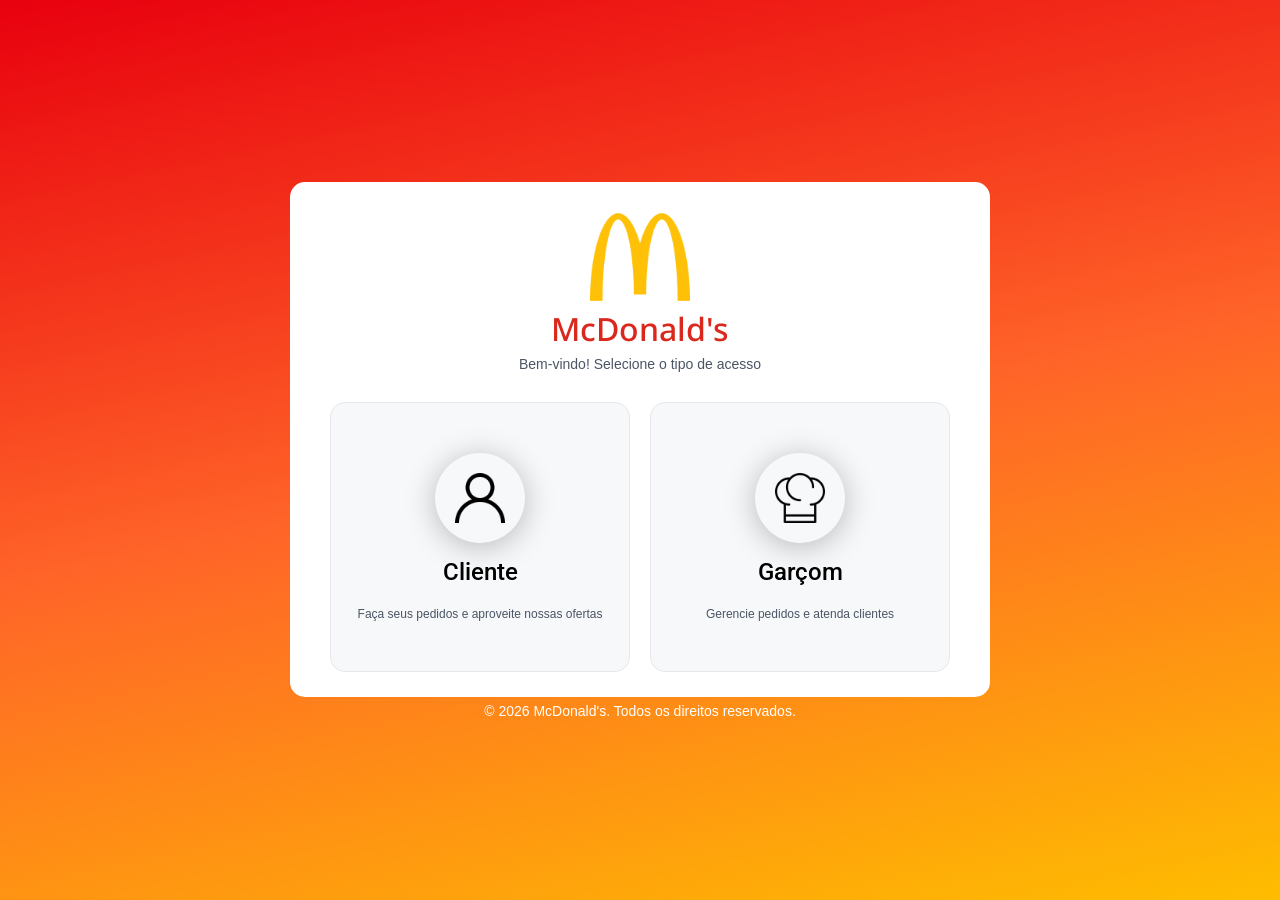
<file: index.html>
<!DOCTYPE html>
<html lang="PT-BR">

<head>
    <meta charset="UTF-8">
    <meta name="viewport" content="width=device-width, initial-scale=1.0">
    <link rel="preconnect" href="https://fonts.googleapis.com">
    <link rel="preconnect" href="https://fonts.gstatic.com" crossorigin>
    <link
        href="https://fonts.googleapis.com/css2?family=Noto+Sans:ital,wght@0,100..900;1,100..900&family=Roboto:ital,wght@0,100..900;1,100..900&display=swap"
        rel="stylesheet">
    <link rel="stylesheet" href="./style.css">
    <link rel="shortcut icon" href="./assets/mcdonalds.png" type="image/x-icon">
    <title>McDonald's</title>
</head>

<body>
    <main>
        <div class="logo">
            <img src="./assets/mcdonalds.png" alt="">
            <h1>McDonald's</h1>
            <p>Bem-vindo! Selecione o tipo de acesso</p>
        </div>

        <div class="tipo-de-acesso">
            <a href="./pages/logincliente/logincliente.html" class="cliente">
                <div>
                    <div>
                        <img src="./assets/user.png" alt="Usuario" class="userpreto">
                        <img src="./assets/user_branco.png" alt="Usuario" class="userbranco">
                    </div>

                    <h2>Cliente</h2>
                    <p>Faça seus pedidos e aproveite nossas ofertas</p>
                </div>
            </a>

            <a href="./pages/logingarcom/logingarcom.html" class="garcom">
                <div>
                    <div>
                        <img src="./assets/chef.png" alt="Garçom" class="chefpreto">
                        <img src="./assets/chef_branco.png" alt="Garçom" class="chefbranco">
                    </div>
                    <h2>Garçom</h2>
                    <p>Gerencie pedidos e atenda clientes</p>
                </div>
            </a>

        </div>
    </main>

    <p>© 2026 McDonald's. Todos os direitos reservados.</p>
</body>

</html>
</file>
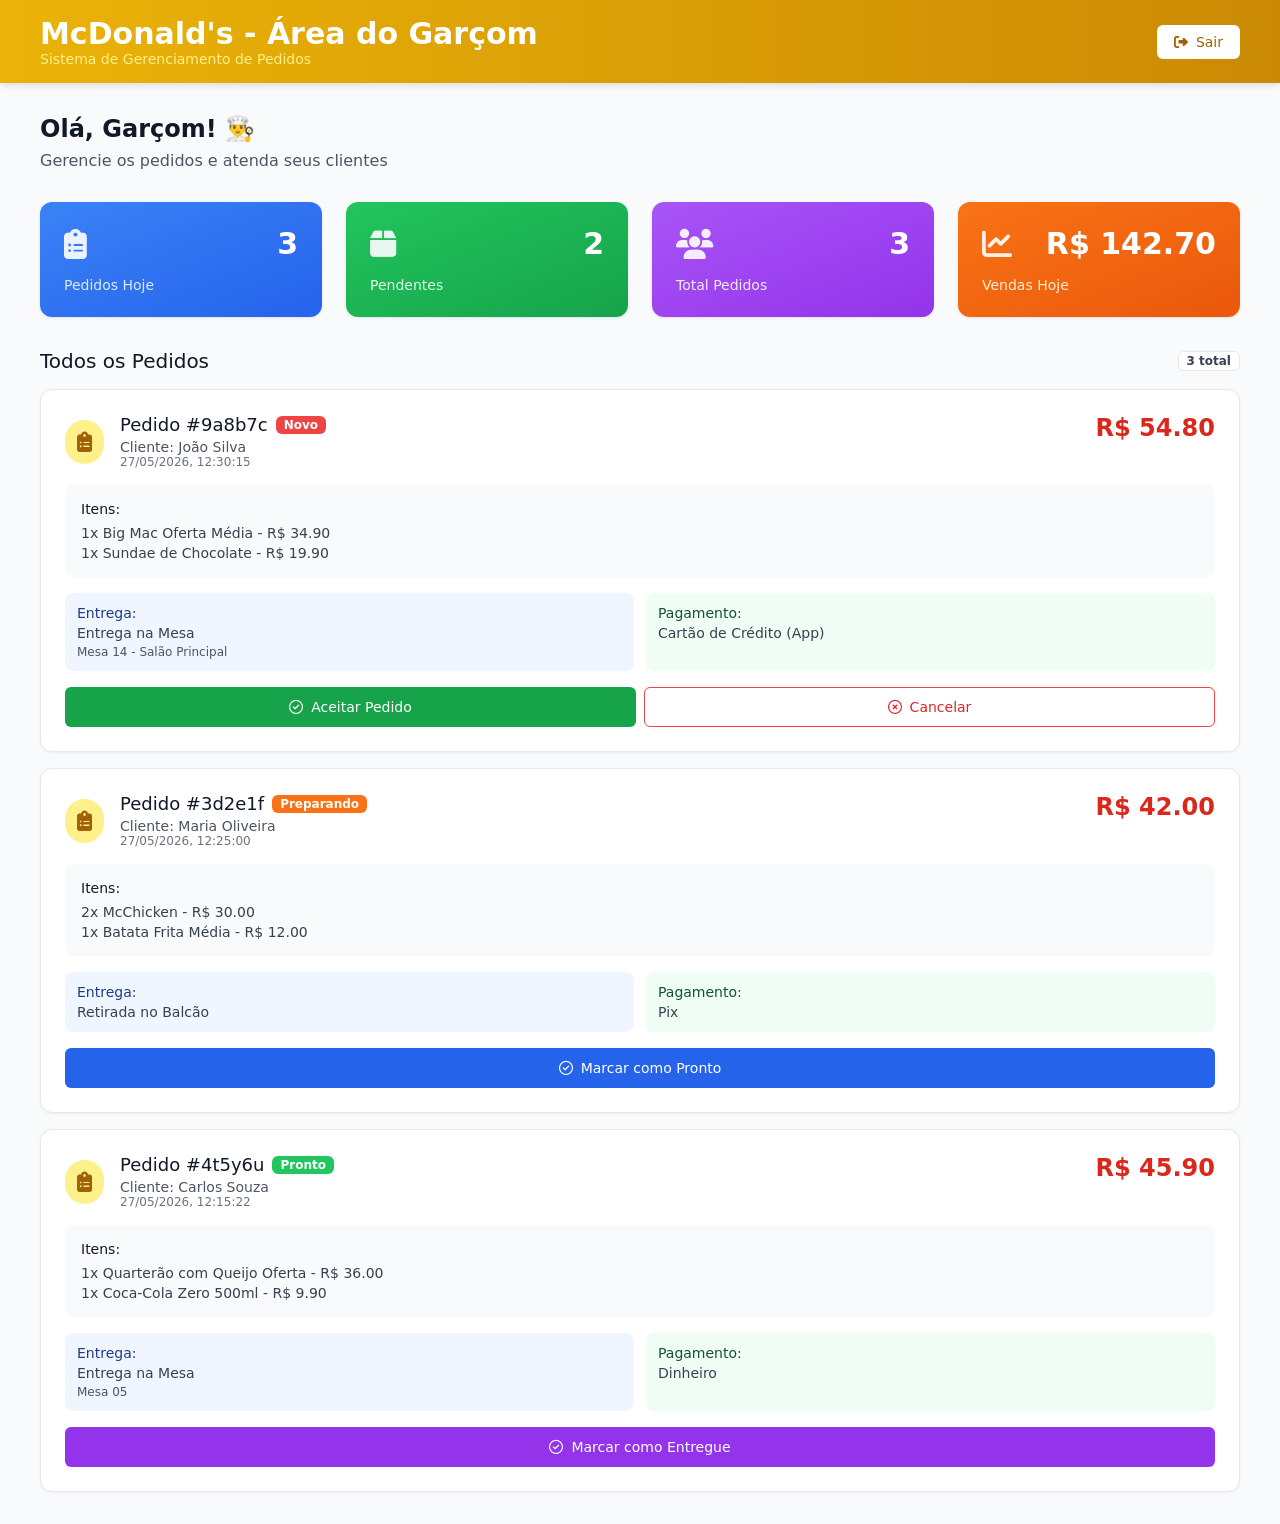
<file: pages/areadogarcom/areadogarcom.html>
<!DOCTYPE html>
<html lang="pt-BR">
<head>
    <meta charset="UTF-8">
    <meta name="viewport" content="width=device-width, initial-scale=1.0">
    <title>McDonald's - Área do Garçom</title>
    <link rel="stylesheet" href="areadogarcom.css">
    <link rel="stylesheet" href="https://cdnjs.cloudflare.com/ajax/libs/font-awesome/6.4.0/css/all.min.css">
</head>
<body>

    <header class="topo-pagina">
        <div class="limitador-largura conteudo-topo">
            <div>
                <h1>McDonald's - Área do Garçom</h1>
                <p>Sistema de Gerenciamento de Pedidos</p>
            </div>
            <button class="botao botao-sair">
                <i class="fa-solid fa-right-from-bracket"></i>
                Sair
            </button>
        </div>
    </header>

    <main class="limitador-largura conteudo-principal">
        
        <div class="bloco-boas-vindas">
            <h2>Olá, Garçom! 👨‍🍳</h2>
            <p>Gerencie os pedidos e atenda seus clientes</p>
        </div>

        <div class="grade-resumos">
            <div class="card-resumo card-resumo-pedidos">
                <div class="topo-card-resumo">
                    <i class="fa-solid fa-clipboard-list"></i>
                    <span class="valor-indicador">3</span>
                </div>
                <p>Pedidos Hoje</p>
            </div>

            <div class="card-resumo card-resumo-pendentes">
                <div class="topo-card-resumo">
                    <i class="fa-solid fa-box"></i>
                    <span class="valor-indicador">2</span>
                </div>
                <p>Pendentes</p>
            </div>

            <div class="card-resumo card-resumo-total">
                <div class="topo-card-resumo">
                    <i class="fa-solid fa-users"></i>
                    <span class="valor-indicador">3</span>
                </div>
                <p>Total Pedidos</p>
            </div>

            <div class="card-resumo card-resumo-vendas">
                <div class="topo-card-resumo">
                    <i class="fa-solid fa-chart-line"></i>
                    <span class="valor-indicador">R$ 142.70</span>
                </div>
                <p>Vendas Hoje</p>
            </div>
        </div>

        <div>
            <div class="topo-lista-pedidos">
                <h3>Todos os Pedidos</h3>
                <span class="etiqueta-status etiqueta-contador">3 total</span>
            </div>

            <div class="lista-pedidos">

                <div class="card-pedido">
                    <div class="topo-card-pedido">
                        <div class="bloco-info-pedido">
                            <div class="icone-pedido-circulo">
                                <i class="fa-solid fa-clipboard-list"></i>
                            </div>
                            <div class="detalhes-pedido">
                                <div class="linha-titulo-pedido">
                                    <h4>Pedido #9a8b7c</h4>
                                    <span class="etiqueta-status etiqueta-novo">Novo</span>
                                </div>
                                <p class="nome-cliente">Cliente: João Silva</p>
                                <p class="horario-pedido">27/05/2026, 12:30:15</p>
                            </div>
                        </div>
                        <div class="preco-total-pedido">
                            <p>R$ 54.80</p>
                        </div>
                    </div>
                    
                    <div class="caixa-itens-pedido">
                        <p class="titulo-secao-interna">Itens:</p>
                        <div class="lista-linhas-produtos">
                            <p>1x Big Mac Oferta Média - R$ 34.90</p>
                            <p>1x Sundae de Chocolate - R$ 19.90</p>
                        </div>
                    </div>

                    <div class="grade-infos-adicionais">
                        <div class="caixa-informativa bloco-dados-entrega">
                            <p class="titulo-secao-interna">Entrega:</p>
                            <p>Entrega na Mesa</p>
                            <p class="texto-secundario-interno">Mesa 14 - Salão Principal</p>
                        </div>
                        <div class="caixa-informativa bloco-dados-pagamento">
                            <p class="titulo-secao-interna">Pagamento:</p>
                            <p>Cartão de Crédito (App)</p>
                        </div>
                    </div>

                    <div class="grupo-botoes-acao">
                        <button class="botao botao-aceitar">
                            <i class="fa-regular fa-circle-check"></i> Aceitar Pedido
                        </button>
                        <button class="botao botao-cancelar">
                            <i class="fa-regular fa-circle-xmark"></i> Cancelar
                        </button>
                    </div>
                </div>

                <div class="card-pedido">
                    <div class="topo-card-pedido">
                        <div class="bloco-info-pedido">
                            <div class="icone-pedido-circulo">
                                <i class="fa-solid fa-clipboard-list"></i>
                            </div>
                            <div class="detalhes-pedido">
                                <div class="linha-titulo-pedido">
                                    <h4>Pedido #3d2e1f</h4>
                                    <span class="etiqueta-status etiqueta-preparando">Preparando</span>
                                </div>
                                <p class="nome-cliente">Cliente: Maria Oliveira</p>
                                <p class="horario-pedido">27/05/2026, 12:25:00</p>
                            </div>
                        </div>
                        <div class="preco-total-pedido">
                            <p>R$ 42.00</p>
                        </div>
                    </div>
                    
                    <div class="caixa-itens-pedido">
                        <p class="titulo-secao-interna">Itens:</p>
                        <div class="lista-linhas-produtos">
                            <p>2x McChicken - R$ 30.00</p>
                            <p>1x Batata Frita Média - R$ 12.00</p>
                        </div>
                    </div>

                    <div class="grade-infos-adicionais">
                        <div class="caixa-informativa bloco-dados-entrega">
                            <p class="titulo-secao-interna">Entrega:</p>
                            <p>Retirada no Balcão</p>
                        </div>
                        <div class="caixa-informativa bloco-dados-pagamento">
                            <p class="titulo-secao-interna">Pagamento:</p>
                            <p>Pix</p>
                        </div>
                    </div>

                    <div class="grupo-botoes-acao">
                        <button class="botao botao-pronto">
                            <i class="fa-regular fa-circle-check"></i> Marcar como Pronto
                        </button>
                    </div>
                </div>

                <div class="card-pedido">
                    <div class="topo-card-pedido">
                        <div class="bloco-info-pedido">
                            <div class="icone-pedido-circulo">
                                <i class="fa-solid fa-clipboard-list"></i>
                            </div>
                            <div class="detalhes-pedido">
                                <div class="linha-titulo-pedido">
                                    <h4>Pedido #4t5y6u</h4>
                                    <span class="etiqueta-status etiqueta-pronto">Pronto</span>
                                </div>
                                <p class="nome-cliente">Cliente: Carlos Souza</p>
                                <p class="horario-pedido">27/05/2026, 12:15:22</p>
                            </div>
                        </div>
                        <div class="preco-total-pedido">
                            <p>R$ 45.90</p>
                        </div>
                    </div>
                    
                    <div class="caixa-itens-pedido">
                        <p class="titulo-secao-interna">Itens:</p>
                        <div class="lista-linhas-produtos">
                            <p>1x Quarterão com Queijo Oferta - R$ 36.00</p>
                            <p>1x Coca-Cola Zero 500ml - R$ 9.90</p>
                        </div>
                    </div>

                    <div class="grade-infos-adicionais">
                        <div class="caixa-informativa bloco-dados-entrega">
                            <p class="titulo-secao-interna">Entrega:</p>
                            <p>Entrega na Mesa</p>
                            <p class="texto-secundario-interno">Mesa 05</p>
                        </div>
                        <div class="caixa-informativa bloco-dados-pagamento">
                            <p class="titulo-secao-interna">Pagamento:</p>
                            <p>Dinheiro</p>
                        </div>
                    </div>

                    <div class="grupo-botoes-acao">
                        <button class="botao botao-entregue">
                            <i class="fa-regular fa-circle-check"></i> Marcar como Entregue
                        </button>
                    </div>
                </div>

            </div>
        </div>
    </main>

</body>
</html>
</file>
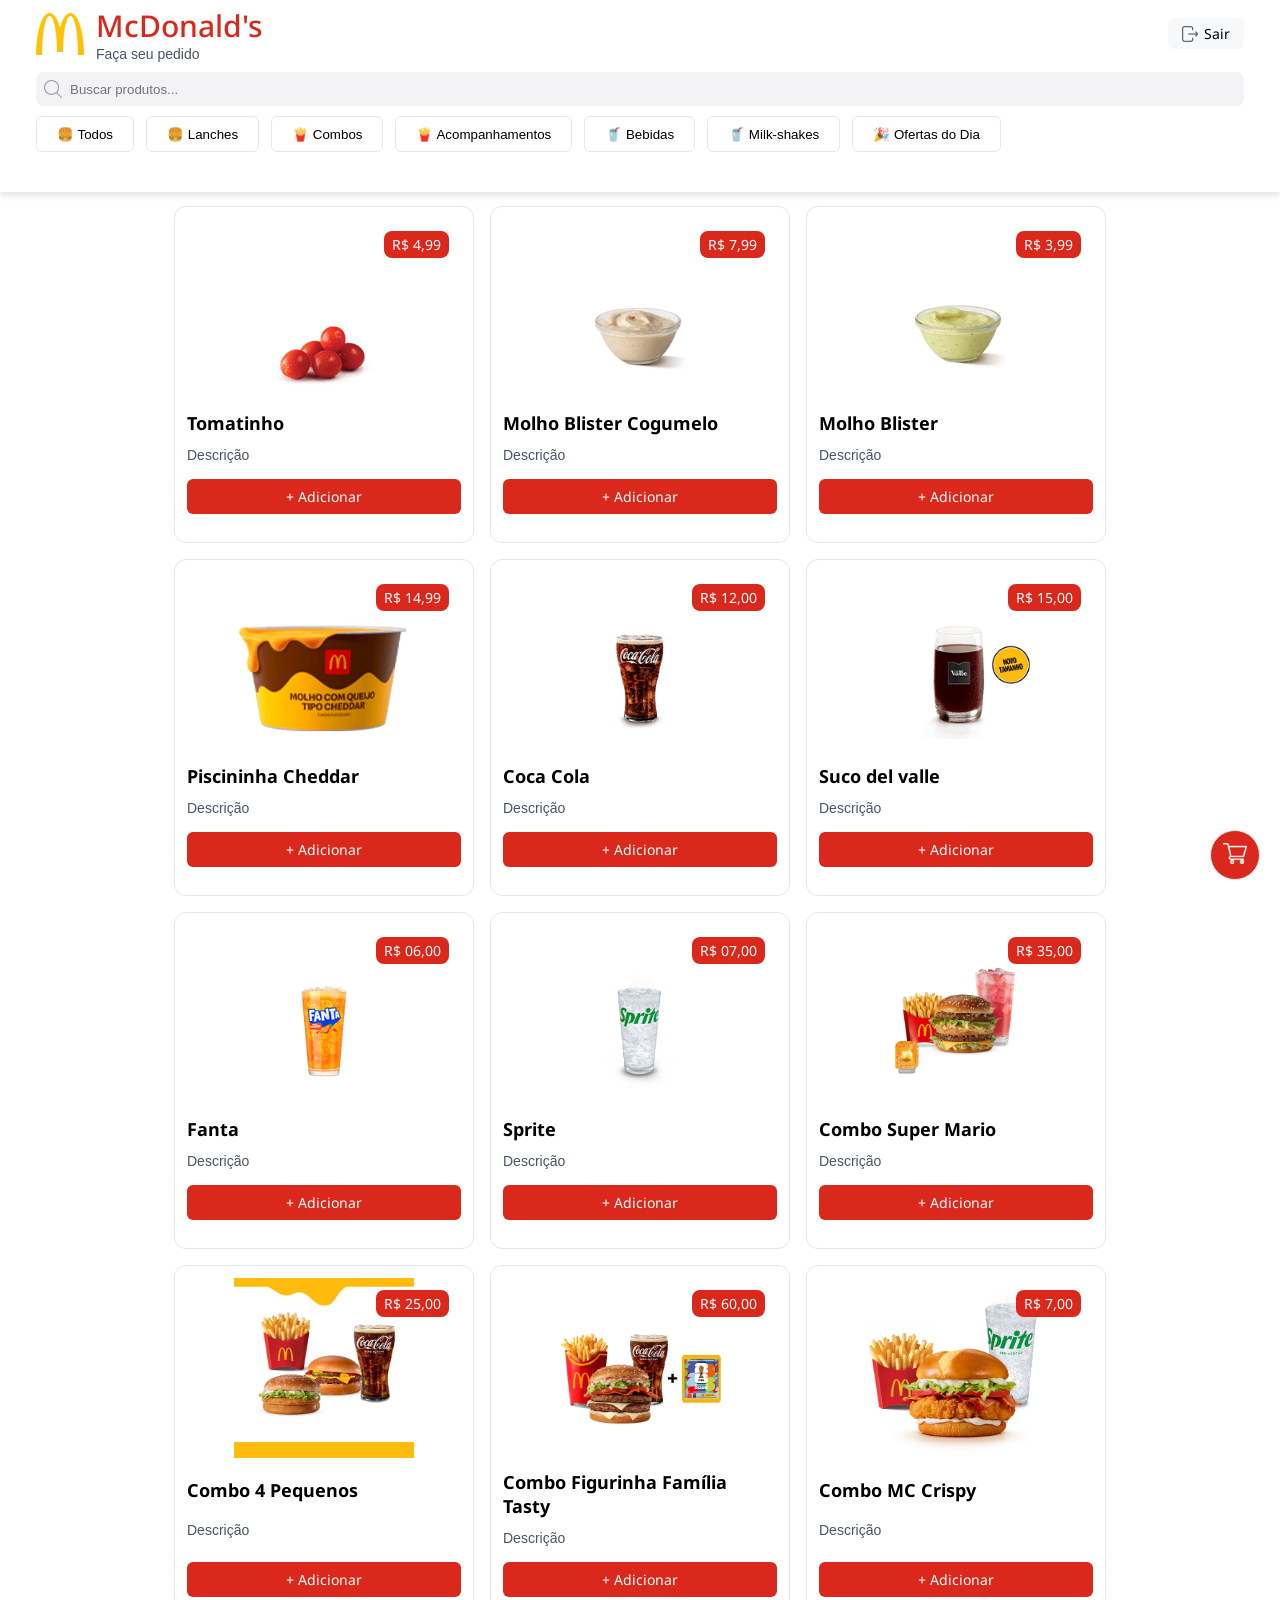
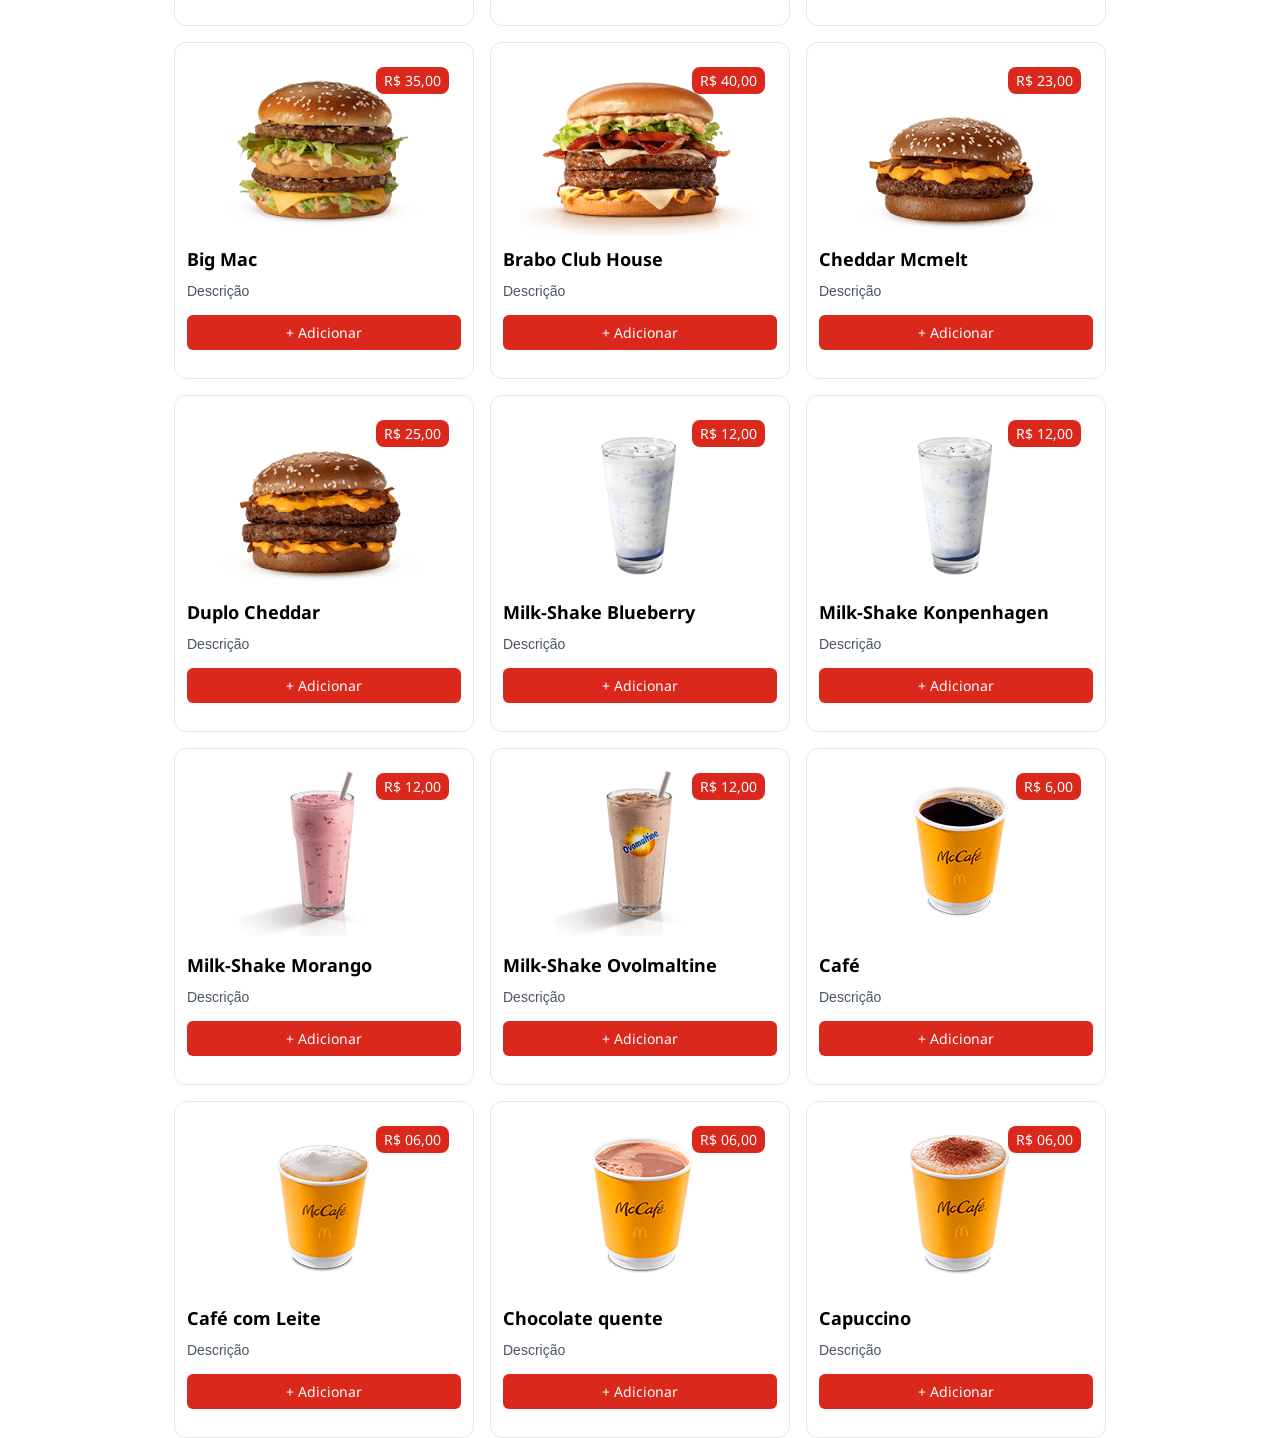
<file: pages/cardapio/cardapio.html>
<!DOCTYPE html>
<html lang="PT-BR">

<head>
    <meta charset="UTF-8">
    <meta name="viewport" content="width=device-width, initial-scale=1.0">
    <link rel="preconnect" href="https://fonts.googleapis.com">
    <link rel="preconnect" href="https://fonts.gstatic.com" crossorigin>
    <link
        href="https://fonts.googleapis.com/css2?family=Inter:ital,opsz,wght@0,14..32,100..900;1,14..32,100..900&family=Noto+Sans:ital,wght@0,100..900;1,100..900&family=Roboto:ital,wght@0,100..900;1,100..900&display=swap"
        rel="stylesheet">
    <link rel="stylesheet" href="./cardapio.css">
    <link rel="shortcut icon" href="../../assets/mcdonalds.png" type="image/x-icon">
    <script src="./cardapio.js" defer></script>
    <title>McDonald's</title>
</head>

<body>
    <div class="left">
        <header>
            <div class="headerprincipal">
                <div class="headertopo">
                    <div class="titulo">
                        <img src="../../assets/mcdonalds.png" alt="McDonald's">
                        <div>
                            <h1>McDonald's</h1>
                            <p>Faça seu pedido</p>
                        </div>
                    </div>

                    <button onclick="window.location.href='../../index.html'" class="sair"><img
                            src="../../assets/exit.png" alt=""> Sair</button>
                </div>

                <form class="busca">
                    <img src="../../assets/search.png" alt="Buscar">
                    <input type="text" placeholder="Buscar produtos...">
                </form>

                <div class="filtros">
                    <button type="button" class="btodos">🍔 Todos</button>
                    <button type="button" class="blanches">🍔 Lanches</button>
                    <button type="button" class="bcombos">🍟 Combos</button>
                    <button type="button" class="bacompanhamentos">🍟 Acompanhamentos</button>
                    <button type="button" class="bbebidas">🥤 Bebidas</button>
                    <button type="button" class="bmilkshakes">🥤 Milk-shakes</button>
                    <button type="button" class="bofertas">🎉 Ofertas do Dia</button>
                </div>

            </div>

            <div class="outrosbotoes">
                <button class="carrinho"><img src="../../assets/cart.png" alt=""></button>
            </div>
        </header>

        <main>
            <div class="lista-itens">

                <div class="item acompanhamento">
                    <div class="imagem">
                        <p>R$ 4,99</p>
                        <img src="../../assets/lanches/Acompanhamentos/Acompanhamento_tomatinho.png" alt="${item.nome}">
                    </div>

                    <h2>Tomatinho</h2>
                    <p>Descrição</p>
                    <button>+ Adicionar</button>
                </div>

                <div class="item acompanhamento">
                    <div class="imagem">
                        <p>R$ 7,99</p>
                        <img src="../../assets/lanches/Acompanhamentos/Acompanhamento_Molho Blister Cogumelo.png"
                            alt="${item.nome}">
                    </div>

                    <h2>Molho Blister Cogumelo</h2>
                    <p>Descrição</p>
                    <button>+ Adicionar</button>
                </div>

                <div class="item acompanhamento">
                    <div class="imagem">
                        <p>R$ 3,99</p>
                        <img src="../../assets/lanches/Acompanhamentos/Acompanhamento_Molho Blister.png"
                            alt="${item.nome}">
                    </div>

                    <h2>Molho Blister</h2>
                    <p>Descrição</p>
                    <button>+ Adicionar</button>
                </div>

                <div class="item acompanhamento">
                    <div class="imagem">
                        <p>R$ 14,99</p>
                        <img src="../../assets/lanches/Acompanhamentos/Acompanhamento_Piscininha Cheddar.png"
                            alt="${item.nome}">
                    </div>

                    <h2>Piscininha Cheddar</h2>
                    <p>Descrição</p>
                    <button>+ Adicionar</button>
                </div>

                <div class="item bebida">
                    <div class="imagem">
                        <p>R$ 12,00</p>
                        <img src="../../assets/lanches/bebidas/bebidas_cocacola.png" alt="${item.nome}">
                    </div>

                    <h2>Coca Cola</h2>
                    <p>Descrição</p>
                    <button>+ Adicionar</button>
                </div>


                <div class="item bebida">
                    <div class="imagem">
                        <p>R$ 15,00</p>
                        <img src="../../assets/lanches/bebidas/bebidas_delvalleuva.png" alt="${item.nome}">
                    </div>

                    <h2>Suco del valle</h2>
                    <p>Descrição</p>
                    <button>+ Adicionar</button>
                </div>

                <div class="item bebida">
                    <div class="imagem">
                        <p>R$ 06,00</p>
                        <img src="../../assets/lanches/bebidas/bebidas_fanta.png" alt="${item.nome}">
                    </div>

                    <h2>Fanta</h2>
                    <p>Descrição</p>
                    <button>+ Adicionar</button>
                </div>

                <div class="item bebida">
                    <div class="imagem">
                        <p>R$ 07,00</p>
                        <img src="../../assets/lanches/bebidas/bebidas_sprite.png" alt="${item.nome}">
                    </div>

                    <h2>Sprite</h2>
                    <p>Descrição</p>
                    <button>+ Adicionar</button>
                </div>

                <div class="item combo">
                    <div class="imagem">
                        <p>R$ 35,00</p>
                        <img src="../../assets/lanches/combos/combo_supermario.avif" alt="${item.nome}">
                    </div>

                    <h2>Combo Super Mario</h2>
                    <p>Descrição</p>
                    <button>+ Adicionar</button>
                </div>

                <div class="item combo">
                    <div class="imagem">
                        <p>R$ 25,00</p>
                        <img src="../../assets/lanches/combos/combo_4pequenos.avif" alt="${item.nome}">
                    </div>

                    <h2>Combo 4 Pequenos</h2>
                    <p>Descrição</p>
                    <button>+ Adicionar</button>
                </div>

                <div class="item combo">
                    <div class="imagem">
                        <p>R$ 60,00</p>
                        <img src="../../assets/lanches/combos/combo_figurinhafamiliatasty.avif" alt="${item.nome}">
                    </div>

                    <h2>Combo Figurinha Família Tasty</h2>
                    <p>Descrição</p>
                    <button>+ Adicionar</button>
                </div>

                <div class="item combo">
                    <div class="imagem">
                        <p>R$ 7,00</p>
                        <img src="../../assets/lanches/combos/combo_mccrispy.avif" alt="${item.nome}">
                    </div>

                    <h2>Combo MC Crispy</h2>
                    <p>Descrição</p>
                    <button>+ Adicionar</button>
                </div>

                <div class="item lanche">
                    <div class="imagem">
                        <p>R$ 35,00</p>
                        <img src="../../assets/lanches/Lanches/Lanche_Big Mac.png" alt="${item.nome}">
                    </div>

                    <h2>Big Mac</h2>
                    <p>Descrição</p>
                    <button>+ Adicionar</button>
                </div>


                <div class="item lanche">
                    <div class="imagem">
                        <p>R$ 40,00</p>
                        <img src="../../assets/lanches/Lanches/lanche_brabo club house.png" alt="${item.nome}">
                    </div>

                    <h2>Brabo Club House</h2>
                    <p>Descrição</p>
                    <button>+ Adicionar</button>
                </div>


                <div class="item lanche">
                    <div class="imagem">
                        <p>R$ 23,00</p>
                        <img src="../../assets/lanches/Lanches/Lanche_Cheddar Mcmelt.png" alt="${item.nome}">
                    </div>

                    <h2>Cheddar Mcmelt</h2>
                    <p>Descrição</p>
                    <button>+ Adicionar</button>
                </div>



                <div class="item lanche">
                    <div class="imagem">
                        <p>R$ 25,00</p>
                        <img src="../../assets/lanches/Lanches/Lanches_ Duplo Cheddar .png" alt="${item.nome}">
                    </div>

                    <h2>Duplo Cheddar</h2>
                    <p>Descrição</p>
                    <button>+ Adicionar</button>
                </div>


                <div class="item milkshake">
                    <div class="imagem">
                        <p>R$ 12,00</p>
                        <img src="../../assets/lanches/milkshake/milkshake_blueberry.png" alt="${item.nome}">
                    </div>

                    <h2>Milk-Shake Blueberry</h2>
                    <p>Descrição</p>
                    <button>+ Adicionar</button>
                </div>


                <div class="item milkshake">
                    <div class="imagem">
                        <p>R$ 12,00</p>
                        <img src="../../assets/lanches/milkshake/milkshake_blueberry.png" alt="${item.nome}">
                    </div>

                    <h2>Milk-Shake Konpenhagen</h2>
                    <p>Descrição</p>
                    <button>+ Adicionar</button>
                </div>


                <div class="item milkshake">
                    <div class="imagem">
                        <p>R$ 12,00</p>
                        <img src="../../assets/lanches/milkshake/milkshake_morango.png" alt="${item.nome}">
                    </div>

                    <h2>Milk-Shake Morango</h2>
                    <p>Descrição</p>
                    <button>+ Adicionar</button>
                </div>


                <div class="item milkshake">
                    <div class="imagem">
                        <p>R$ 12,00</p>
                        <img src="../../assets/lanches/milkshake/milkshake_ovomaltine.png" alt="${item.nome}">
                    </div>

                    <h2>Milk-Shake Ovolmaltine</h2>
                    <p>Descrição</p>
                    <button>+ Adicionar</button>
                </div>

                <div class="item oferta">
                    <div class="imagem">
                        <p>R$ 6,00</p>
                        <img src="../../assets/lanches/ofertas/ofertas_cafe.png" alt="${item.nome}">
                    </div>

                    <h2>Café</h2>
                    <p>Descrição</p>
                    <button>+ Adicionar</button>
                </div>

                <div class="item oferta">
                    <div class="imagem">
                        <p>R$ 06,00</p>
                        <img src="../../assets/lanches/ofertas/ofertas_cafecomleite.png" alt="${item.nome}">
                    </div>

                    <h2>Café com Leite</h2>
                    <p>Descrição</p>
                    <button>+ Adicionar</button>
                </div>

                <div class="item oferta">
                    <div class="imagem">
                        <p>R$ 06,00</p>
                        <img src="../../assets/lanches/ofertas/ofertas_chocolatequente.png" alt="${item.nome}">
                    </div>

                    <h2>Chocolate quente</h2>
                    <p>Descrição</p>
                    <button>+ Adicionar</button>
                </div>

                <div class="item oferta">
                    <div class="imagem">
                        <p>R$ 06,00</p>
                        <img src="../../assets/lanches/ofertas/ofertas_capuccino.png" alt="${item.nome}">
                    </div>

                    <h2>Capuccino</h2>
                    <p>Descrição</p>
                    <button>+ Adicionar</button>
                </div>

            </div>
        </main>
    </div>

    <div class="right">
        <div class="topocarrinho">
            <div class="meucarrinho">
                <div class="headermeucarrinho">
                    <img src="../../assets/cart.png" alt="Carrinho Branco">
                    <h2>Meu Carrinho</h2>
                </div>
                <div class="botaox">
                    <button class="botaofecharcarrinho"><img src="../../assets/x.png" alt="Sair"></button>
                </div>
            </div>
            <div class="contador">
                <p>0 itens</p>
            </div>
        </div>

        <div class="itensadicionados">
            <div class="itemnocarrinho">
                <div class="fotolanchecarrinho"><img src="../../assets/lanches/Lanches/Lanche_Big Mac.png" alt=""></div>
                <div class="informacoeslanchecarrinho">
                    <h2>Cheddar McMelt</h2>
                    <p>R$ 21,90</p>
                    <div>
                        <button>-</button>
                        <p>1</p>
                        <button>+</button>
                    </div>
                </div>
                <div class="deletarlanchecarrinho"><button><img src="../../assets/lixeira.png" alt=""></button></div>
            </div>
        </div>

        <div class="conteudovazio" style="display: none;">
            <img src="../../assets/cart_cinza.png" alt="Carrinho Cinza">
            <h2> Seu carrinho está vazio</h2>
            <p>Adicione itens do menu!</p>
        </div>

        <div class="total">
            <div class="valor">
                <p class="ptotal">Total:</p>
                <p class="pvalor">R$ 21.90</p>
            </div>

            <div class="finalizacao"><button onclick="window.location.href=`../finalizarpedido/finalizarpedido.html`">Finalizar Pedidos</button></div>
        </div>
    </div>

</body>

</html>
</file>
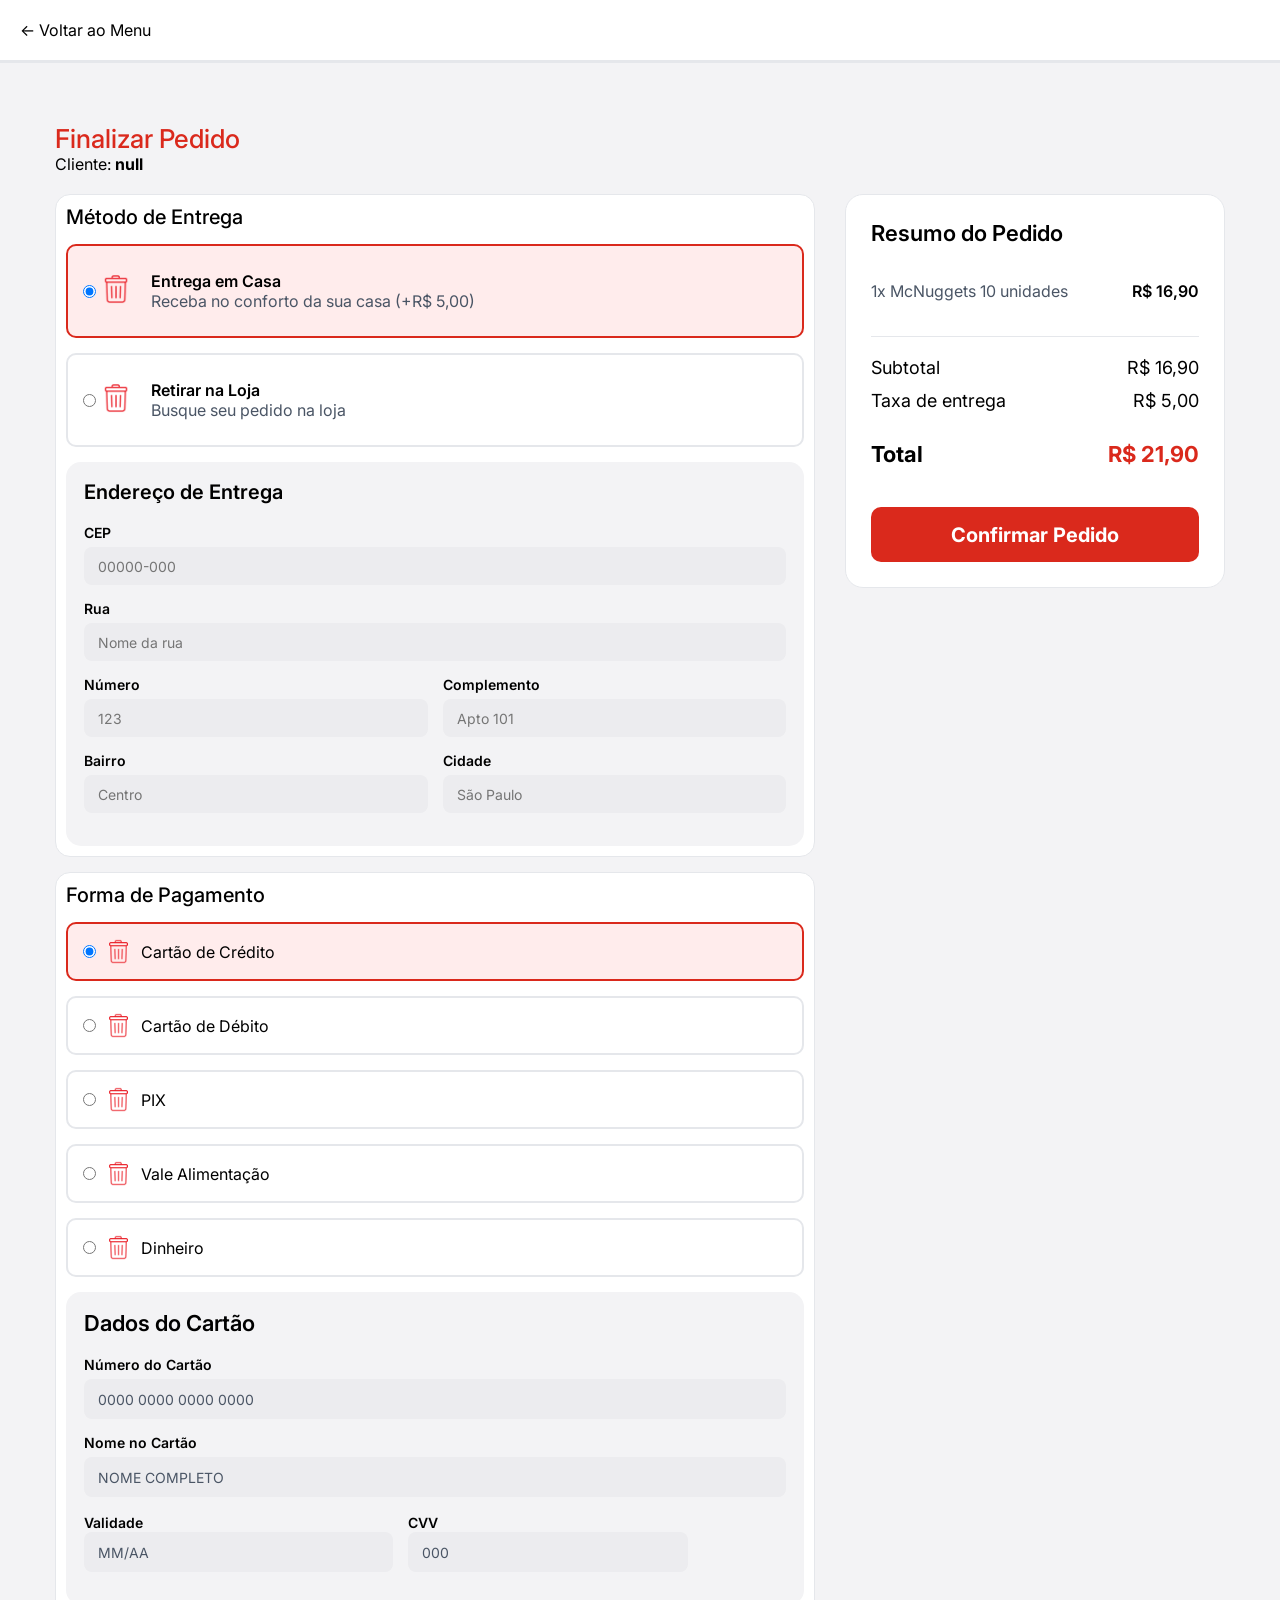
<file: pages/finalizarpedido/finalizarpedido.html>
<!DOCTYPE html>
<html lang="PT-BR">

<head>
    <meta charset="UTF-8">
    <meta name="viewport" content="width=device-width, initial-scale=1.0">

    <link rel="preconnect" href="https://fonts.googleapis.com">
    <link rel="preconnect" href="https://fonts.gstatic.com" crossorigin>

    <link
        href="https://fonts.googleapis.com/css2?family=Inter:wght@100..900&display=swap"
        rel="stylesheet">

    <link rel="stylesheet" href="finalizarpedido.css">
    <script src="finalizarpedido.js" defer></script>

    <title>Finalizar Pedido</title>
</head>

<body>

    <header class="headerfinalziarpedido">
        <p onclick="window.location.href='../cardapio/cardapio.html'">
            ← Voltar ao Menu
        </p>
    </header>

    <div class="titulofinalizarpedido">
        
    </div>

    <div class="containerfinalizarpedido">

        <div class="ladoesquerdo">

            <section class="metododeentrega">

                <h3>Método de Entrega</h3>

                <form>

                    <div class="opcaodeentrega pressionado">

                        <input type="radio" name="tipodeentrega" checked>

                        <div>
                            <img src="../../assets/lixeira.png" alt="">
                        </div>

                        <div class="textoopcaodeentrega">
                            <p class="tituloentrega">Entrega em Casa</p>
                            <p class="descricaoentrega">
                                Receba no conforto da sua casa (+R$ 5,00)
                            </p>
                        </div>

                    </div>

                    <div class="opcaodeentrega">

                        <input type="radio" name="tipodeentrega">

                        <div>
                            <img src="../../assets/lixeira.png" alt="">
                        </div>

                        <div class="textoopcaodeentrega">
                            <p class="tituloentrega">Retirar na Loja</p>
                            <p class="descricaoentrega">
                                Busque seu pedido na loja
                            </p>
                        </div>

                    </div>

                </form>

                <div class="enderecodeentrega">

                    <h3>Endereço de Entrega</h3>

                    <div class="inputendereco">
                        <label for="cep">CEP</label>
                        <input type="text" id="cep" placeholder="00000-000">
                    </div>

                    <div class="inputendereco">
                        <label for="rua">Rua</label>
                        <input type="text" id="rua" placeholder="Nome da rua">
                    </div>

                    <div class="duplo">

                        <div class="inputendereco">
                            <label for="numero">Número</label>
                            <input type="text" id="numero" placeholder="123">
                        </div>

                        <div class="inputendereco">
                            <label for="complemento">Complemento</label>
                            <input type="text" id="complemento" placeholder="Apto 101">
                        </div>

                    </div>

                    <div class="duplo">

                        <div class="inputendereco">
                            <label for="bairro">Bairro</label>
                            <input type="text" id="bairro" placeholder="Centro">
                        </div>

                        <div class="inputendereco">
                            <label for="cidade">Cidade</label>
                            <input type="text" id="cidade" placeholder="São Paulo">
                        </div>

                    </div>

                </div>

            </section>

            <section class="formadepagamento">

                <h2>Forma de Pagamento</h2>

                <form>

                    <div class="tipodepagamento pressionado">
                        <input type="radio" name="pagamento" checked>
                        <img src="../../assets/lixeira.png" alt="">
                        <p>Cartão de Crédito</p>
                    </div>

                    <div class="tipodepagamento">
                        <input type="radio" name="pagamento">
                        <img src="../../assets/lixeira.png" alt="">
                        <p>Cartão de Débito</p>
                    </div>

                    <div class="tipodepagamento">
                        <input type="radio" name="pagamento">
                        <img src="../../assets/lixeira.png" alt="">
                        <p>PIX</p>
                    </div>

                    <div class="tipodepagamento">
                        <input type="radio" name="pagamento">
                        <img src="../../assets/lixeira.png" alt="">
                        <p>Vale Alimentação</p>
                    </div>

                    <div class="tipodepagamento">
                        <input type="radio" name="pagamento">
                        <img src="../../assets/lixeira.png" alt="">
                        <p>Dinheiro</p>
                    </div>

                </form>

                <div class="dadosdocartao">

                    <h4>Dados do Cartão</h4>

                    <div>
                        <label for="numerodocartao">Número do Cartão</label>
                        <input type="text"
                            id="numerodocartao"
                            placeholder="0000 0000 0000 0000">
                    </div>

                    <div>
                        <label for="nomedocartao">Nome no Cartão</label>
                        <input type="text"
                            id="nomedocartao"
                            placeholder="NOME COMPLETO">
                    </div>

                    <div class="duplacartao">

                        <div>
                            <label for="validade">Validade</label>
                            <input type="text"
                                id="validade"
                                placeholder="MM/AA">
                        </div>

                        <div>
                            <label for="cvv">CVV</label>
                            <input type="text"
                                id="cvv"
                                placeholder="000">
                        </div>

                    </div>

                </div>

            </section>

        </div>

        <div class="ladodireito">

            <section class="resumopedido">

                <h3>Resumo do Pedido</h3>

                <div class="itempedido">
                    <p>1x McNuggets 10 unidades</p>
                    <p>R$ 16,90</p>
                </div>

                <div class="linharesumo"></div>

                <div class="valorresumo">
                    <p>Subtotal</p>
                    <p>R$ 16,90</p>
                </div>

                <div class="valorresumo">
                    <p>Taxa de entrega</p>
                    <p>R$ 5,00</p>
                </div>

                <div class="totalresumo">
                    <p class="ptotal">Total</p>
                    <p class="pvalorfinal">R$ 21,90</p>
                </div>

                <button class="botaoconfirmarpedido" onclick="window.location.href=`../pedidofinalizado/pedidofinalizado.html`">
                    Confirmar Pedido
                </button>

            </section>

        </div>

    </div>

</body>

</html>
</file>
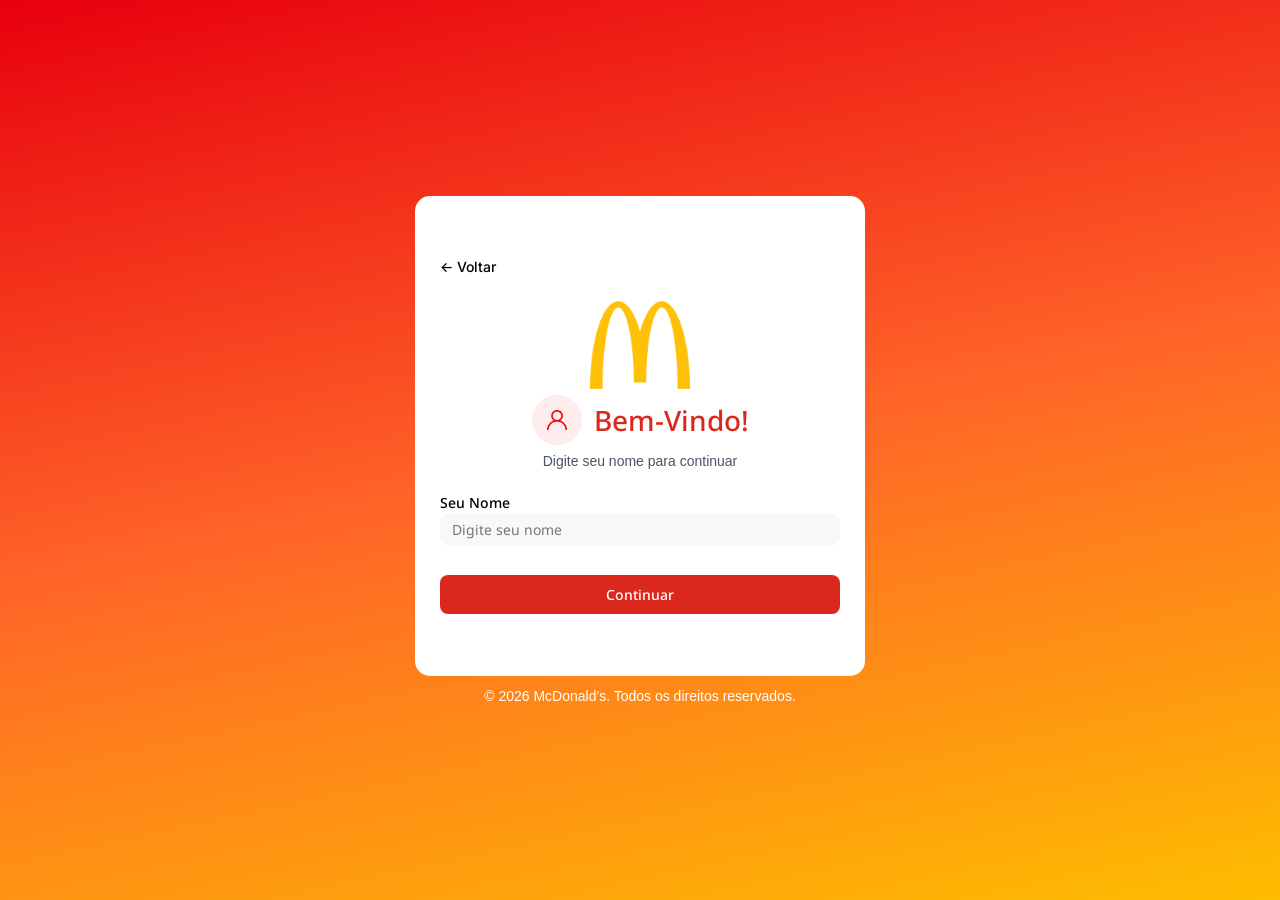
<file: pages/logincliente/logincliente.html>
<!DOCTYPE html>
<html lang="PT-BR">

<head>
    <meta charset="UTF-8">
    <meta name="viewport" content="width=device-width, initial-scale=1.0">
    <link rel="preconnect" href="https://fonts.googleapis.com">
    <link rel="preconnect" href="https://fonts.gstatic.com" crossorigin>
    <link
        href="https://fonts.googleapis.com/css2?family=Inter:ital,opsz,wght@0,14..32,100..900;1,14..32,100..900&family=Noto+Sans:ital,wght@0,100..900;1,100..900&family=Roboto:ital,wght@0,100..900;1,100..900&display=swap"
        rel="stylesheet">
    <link rel="stylesheet" href="./logincliente.css">
    <script src="./logincliente.js" defer></script>
    <link rel="shortcut icon" href="../../assets/mcdonalds.png" type="image/x-icon">
    <title>McDonald's</title>
</head>

<body>
    <main>
        <a href="../../index.html"><- Voltar</a>
                <div class="logo">
                    <img src="../../assets/mcdonalds.png" alt="McDonald's">

                    <div class="titulo">

                        <div class="icon">
                            <div>
                                <img src="../../assets/user_vermelho.png" alt="Usuario" class="userpreto">
                            </div>
                        </div>

                        <h1>Bem-Vindo!</h1>
                    </div>

                    <p>Digite seu nome para continuar</p>
                </div>

                <form action="">
                    <label for="nome">Seu Nome</label>
                    <input type="text" placeholder="Digite seu nome" id="nome">
                    
                    <button onclick="
                    if(document.getElementById('nome').value.trim() === '') {
                        alert('Por favor, digite seu nome para continuar.');
                    } else {
                        guardarNome()
                        window.location.href = '../cardapio/cardapio.html';
                    }
                    " type="button">Continuar</button>
                    
                </form>

    </main>

    <p>© 2026 McDonald's. Todos os direitos reservados.</p>
</body>

</html>
</file>
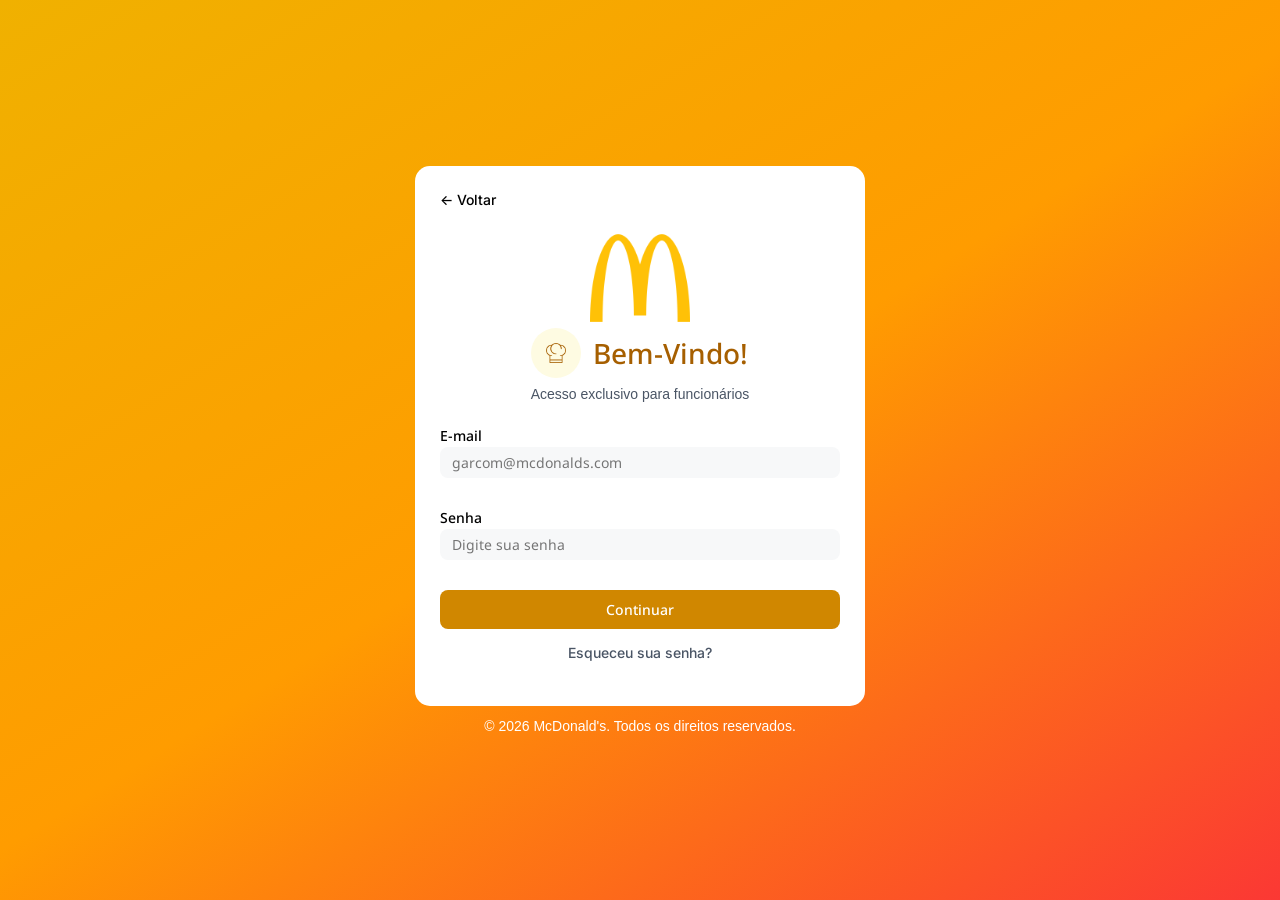
<file: pages/logingarcom/logingarcom.html>
<!DOCTYPE html>
<html lang="PT-BR">

<head>
    <meta charset="UTF-8">
    <meta name="viewport" content="width=device-width, initial-scale=1.0">
    <link rel="preconnect" href="https://fonts.googleapis.com">
    <link rel="preconnect" href="https://fonts.gstatic.com" crossorigin>
    <link
        href="https://fonts.googleapis.com/css2?family=Inter:ital,opsz,wght@0,14..32,100..900;1,14..32,100..900&family=Noto+Sans:ital,wght@0,100..900;1,100..900&family=Roboto:ital,wght@0,100..900;1,100..900&display=swap"
        rel="stylesheet">
    <link rel="stylesheet" href="./logingarcom.css">
    <link rel="shortcut icon" href="../../assets/mcdonalds.png" type="image/x-icon">
    <title>McDonald's</title>
</head>

<body>
    <main>
        <a href="../../index.html"><- Voltar</a>
                <div class="logo">
                    <img src="../../assets/mcdonalds.png" alt="McDonald's">

                    <div class="titulo">

                        <div class="icon">
                            <div>
                                <img src="../../assets/chef_marrom.png" alt="Usuario" class="userpreto">
                            </div>
                        </div>

                        <h1>Bem-Vindo!</h1>
                    </div>

                    <p>Acesso exclusivo para funcionários</p>
                </div>

                <form action="">
                    <label for="email">E-mail</label>
                    <input type="email" placeholder="garcom@mcdonalds.com" id="email">

                    <label for="senha">Senha</label>
                    <input type="password" placeholder="Digite sua senha" id="senha">

                    <button onclick="
                    if(document.getElementById('email').value.trim() === 'garcom@mcdonalds.com' && document.getElementById('senha').value.trim() === 'garcom123') {
                        window.location.href = '../areadogarcom/areadogarcom.html';
                    } else {
                        alert('login incorreto.');
                    }
                    " type="button">Continuar</button>

                </form>

                <a href="" class="esqueceusuasenha">Esqueceu sua senha?</a>

    </main>

    <p>© 2026 McDonald's. Todos os direitos reservados.</p>
</body>

</html>
</file>
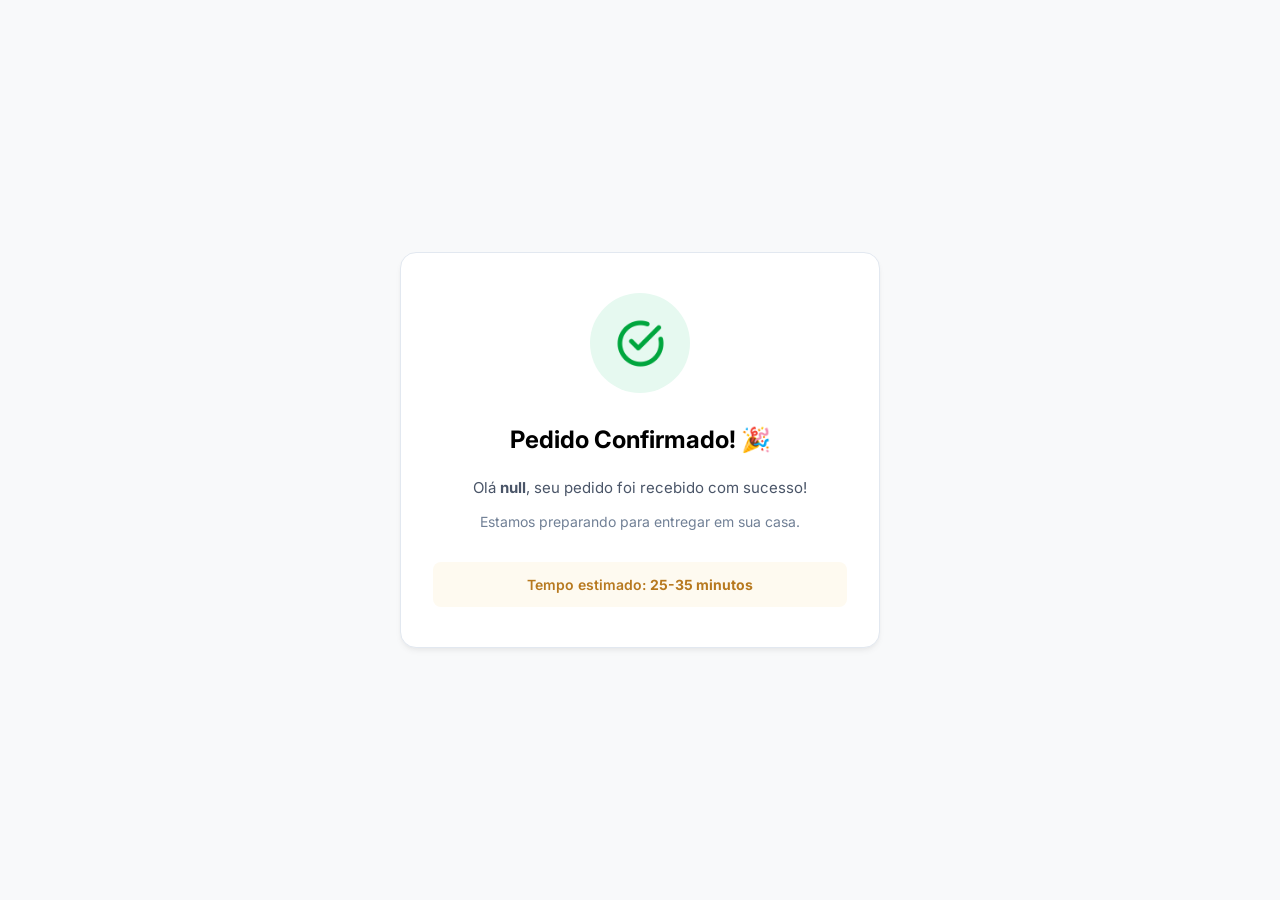
<file: pages/pedidofinalizado/pedidofinalizado.html>
<!DOCTYPE html>
<html lang="pt-BR">
<head>
    <meta charset="UTF-8">
    <meta name="viewport" content="width=device-width, initial-scale=1.0">
    <title>Pedido Confirmado</title>
    <script src="./pedidofinalizado.js" defer></script>
    <link rel="stylesheet" href="pedidofinalizado.css">
    <link rel="preconnect" href="https://fonts.googleapis.com">
    <link rel="preconnect" href="https://fonts.gstatic.com" crossorigin>
    <link href="https://fonts.googleapis.com/css2?family=Inter:wght@400;600;700&display=swap" rel="stylesheet">
</head>
<body>

    <main class="card-container">
        
    </main>

</body>
</html>
</file>
<file: style.css>
* {
    margin: 0;
    padding: 0;
    box-sizing: border-box;
}

:root {
    --vermelho: #DA291C;
    --branco: #FFFFFF;
    --preto: #000000;
    --cinza: #4a5565;
    --cinza-claro: #e5e7eb;
    --cinza-fundocard: #f7f8f9;
    --fundocard-red: #ffecec;

    --amarelo: #f0b100;
    --fundocard-amarelo: #fefbe2;


    --arial: "Arial", sans-serif;
    --roboto: "Roboto", sans-serif;
    --noto-sans: "Noto Sans", sans-serif;
    /* font-family: "Roboto", sans-serif; */
    /* font-family: "Noto Sans", sans-serif; */
}

body {
    background: linear-gradient(168deg, rgba(232, 0, 14, 1) 0%, rgba(255, 100, 40, 1) 50%, rgba(254, 189, 0, 1) 100%);

    height: 100vh;
    width: 100%;
    display: flex;
    flex-direction: column;
    justify-content: center;
    align-items: center;
}

main {
    background: var(--branco);
    padding: 25px;
    border-radius: 15px;
    max-width: 370px;

    display: flex;
    flex-direction: column;
    justify-content: center;
    align-items: center;
}

.logo {
    display: flex;
    flex-direction: column;
    justify-content: center;
    align-items: center;
}

.logo img {
    width: 100px;
}

.logo h1 {
    color: var(--vermelho);
    font-family: var(--noto-sans);
    font-weight: 500;
}

.logo p {
    color: var(--cinza);
    font-family: var(--arial);
    font-size: 14px;
}

.tipo-de-acesso {
    display: flex;
    flex-direction: column;
    gap: 20px;

    margin-top: 30px;
}

.userbranco {
    display: none;
}

.cliente>div:hover {
    cursor: pointer;
    border: 3px solid var(--vermelho);
    background: var(--fundocard-red);

    && div {
        background: var(--vermelho);
    }

    && .userpreto {
        display: none;
    }

    && .userbranco {
        display: block;
    }
}

.cliente {
    color: var(--preto);
    text-decoration: none;
}

.cliente>div {
    border: 1px solid var(--cinza-claro);
    background: var(--cinza-fundocard);
    padding: 50px 20px;
    border-radius: 15px;

    display: flex;
    flex-direction: column;
    align-items: center;
    justify-content: center;
    gap: 15px;
}

.cliente>div h2 {
    font-family: var(--roboto);
    font-weight: 500;
}

.cliente>div p {
    font-family: var(--arial);
    font-weight: 500;

    text-align: center;
    color: var(--cinza);
    font-size: 12px;
}

.cliente div div img {
    width: 50px;
}

.cliente div div {
    display: flex;
    justify-content: center;
    align-items: center;
    border-radius: 100%;

    width: 90px;
    height: 90px;
    box-shadow: 0px 4px 30px 0px rgba(0, 0, 0, 0.25);
}

.chefbranco {
    display: none;
}

.garcom>div:hover {
    cursor: pointer;
    border: 3px solid var(--amarelo);
    background: var(--fundocard-amarelo);

    && div {
        background: var(--amarelo);
    }

    && .chefpreto {
        display: none;
    }

    && .chefbranco {
        display: block;
    }
}

.cliente, .garcom {
    color: var(--preto);
    text-decoration: none;
}

.garcom>div {
    border: 1px solid var(--cinza-claro);
    background: var(--cinza-fundocard);
    padding: 50px 20px;
    border-radius: 15px;

    display: flex;
    flex-direction: column;
    align-items: center;
    justify-content: center;
    gap: 15px;
}

.garcom>div h2 {
    font-family: var(--roboto);
    font-weight: 500;
}

.garcom>div p {
    font-family: var(--arial);
    font-weight: 500;

    text-align: center;
    color: var(--cinza);
    font-size: 12px;
}

.garcom div div img {
    width: 50px;
}

.garcom div div {
    display: flex;
    justify-content: center;
    align-items: center;
    border-radius: 100%;

    width: 90px;
    height: 90px;
    box-shadow: 0px 4px 30px 0px rgba(0, 0, 0, 0.25);
}

p {
    color: var(--branco);
    font-family: var(--arial);
    font-size: 14px;
    margin-top: 6px;
}

@media (min-width: 1100px) {
    main {
        min-width: 700px;
    }

    .tipo-de-acesso {
        flex-direction: row;
    }

    .tipo-de-acesso a {
        min-width: 300px;
    }
}
</file>
<file: pages/areadogarcom/areadogarcom.css>
/* ==========================================
   CONFIGURAÇÕES GERAIS E VARIÁVEIS (:ROOT)
   ========================================== */
:root {
    /* Cores de Fundo e Texto Principais */
    --cor-fundo-tela: #f9fafb;
    --cor-texto-principal: #111827;
    --cor-texto-secundario: #4b5563;
    --cor-texto-suave: #6b7280;
    --cor-borda: #e5e7eb;
    
    /* Identidade Visual (McDonald's) */
    --amarelo-primario: #eab308;
    --amarelo-escuro: #ca8a04;
    --amarelo-texto-botao: #a16207;
    --amarelo-fundo-suave: #fef08a;
    --vermelho-mcdonalds: #DA291C;

    /* Gradientes dos Cards de Resumo (Substitutos do .bg-blue, etc) */
    --gradiente-pedidos: linear-gradient(to bottom right, #3b82f6, #2563eb);
    --texto-pedidos: #dbeafe;
    
    --gradiente-pendentes: linear-gradient(to bottom right, #22c55e, #16a34a);
    --texto-pendentes: #dcfce7;
    
    --gradiente-total: linear-gradient(to bottom right, #a855f7, #9333ea);
    --texto-total: #f3e8ff;
    
    --gradiente-vendas: linear-gradient(to bottom right, #f97316, #ea580c);
    --texto-vendas: #ffedd5;

    /* Cores de Status (Badges e Caixas de Info) */
    --status-novo: #ef4444;
    --status-preparando: #f97316;
    --status-pronto: #22c55e;
    --status-entregue: #9333ea;
    --fundo-azul-entrega: #eff6ff;
    --texto-azul-entrega: #1e3a8a;
    --fundo-verde-pagamento: #f0fdf4;
    --texto-verde-pagamento: #14532d;
}

* {
    margin: 0;
    padding: 0;
    box-sizing: border-box;
    font-family: system-ui, -apple-system, BlinkMacSystemFont, 'Segoe UI', Roboto, Oxygen, Ubuntu, Cantarell, sans-serif;
}

body {
    background-color: var(--cor-fundo-tela);
    color: var(--cor-texto-principal);
    min-height: 100vh;
}

.limitador-largura {
    width: 100%;
    max-width: 1200px;
    margin: 0 auto;
    padding: 0 16px;
}

/* ==========================================
   TOPO DA PÁGINA (HEADER)
   ========================================== */
.topo-pagina {
    background: linear-gradient(to right, var(--amarelo-primario), var(--amarelo-escuro));
    color: #ffffff;
    box-shadow: 0 4px 6px -1px rgba(0, 0, 0, 0.1);
    position: sticky;
    top: 0;
    z-index: 40;
}

.conteudo-topo {
    display: flex;
    align-items: center;
    justify-content: space-between;
    padding: 16px 0;
}

.topo-pagina h1 {
    font-size: 1.875rem;
    font-weight: 700;
}

.topo-pagina p {
    font-size: 0.875rem;
    color: var(--amarelo-fundo-suave);
}

/* ==========================================
   BOTÕES (ESTILOS BASE E VARIANTES)
   ========================================== */
.botao {
    inline-size: max-content;
    display: inline-flex;
    align-items: center;
    justify-content: center;
    gap: 8px;
    white-space: nowrap;
    border-radius: 6px;
    font-size: 0.875rem;
    font-weight: 500;
    padding: 8px 16px;
    cursor: pointer;
    transition: all 0.2s;
    border: 1px solid transparent;
}

.botao-sair {
    background-color: #ffffff;
    color: var(--amarelo-texto-botao);
}

.botao-sair:hover {
    background-color: var(--amarelo-fundo-suave);
}

.botao-aceitar { background-color: #16a34a; color: #ffffff; }
.botao-aceitar:hover { background-color: #15803d; }

.botao-cancelar { border-color: #ef4444; color: #dc2626; background: transparent; }
.botao-cancelar:hover { background-color: #fef2f2; }

.botao-pronto { background-color: #2563eb; color: #ffffff; }
.botao-pronto:hover { background-color: #1d4ed8; }

.botao-entregue { background-color: var(--status-entregue); color: #ffffff; }
.botao-entregue:hover { background-color: #7e22ce; }

/* ==========================================
   ÁREA PRINCIPAL E BOAS-VINDAS
   ========================================== */
.conteudo-principal {
    padding: 32px 0;
}

.bloco-boas-vindas {
    margin-bottom: 32px;
}

.bloco-boas-vindas h2 {
    font-size: 1.5rem;
    font-weight: 600;
    margin-bottom: 8px;
}

.bloco-boas-vindas p {
    color: var(--cor-texto-secundario);
}

/* ==========================================
   CARDS DE RESUMO / ESTATÍSTICAS
   ========================================== */
.grade-resumos {
    display: grid;
    grid-template-columns: 1fr;
    gap: 24px;
    margin-bottom: 32px;
}

.card-resumo {
    padding: 24px;
    border-radius: 12px;
    color: #ffffff;
    box-shadow: 0 1px 3px rgba(0,0,0,0.1);
    display: flex;
    flex-direction: column;
    gap: 8px;
}

.topo-card-resumo {
    display: flex;
    align-items: center;
    justify-content: space-between;
    margin-bottom: 8px;
}

.topo-card-resumo i { font-size: 1.875rem; opacity: 0.9; }
.topo-card-resumo .valor-indicador { font-size: 1.875rem; font-weight: 700; }
.card-resumo p { font-size: 0.875rem; font-weight: 500; }

/* Vinculando as cores específicas via variáveis aos cards de resumo */
.card-resumo-pedidos { background: var(--gradiente-pedidos); }
.card-resumo-pedidos p { color: var(--texto-pedidos); }

.card-resumo-pendentes { background: var(--gradiente-pendentes); }
.card-resumo-pendentes p { color: var(--texto-pendentes); }

.card-resumo-total { background: var(--gradiente-total); }
.card-resumo-total p { color: var(--texto-total); }

.card-resumo-vendas { background: var(--gradiente-vendas); }
.card-resumo-vendas p { color: var(--texto-vendas); }

/* ==========================================
   SEÇÃO DE LISTAGEM DE PEDIDOS
   ========================================== */
.topo-lista-pedidos {
    display: flex;
    align-items: center;
    justify-content: space-between;
    margin-bottom: 16px;
}

.topo-lista-pedidos h3 {
    font-size: 1.25rem;
    font-weight: 500;
}

/* Etiquetas / Badges de Status */
.etiqueta-status {
    display: inline-flex;
    align-items: center;
    justify-content: center;
    border-radius: 6px;
    padding: 2px 8px;
    font-size: 0.75rem;
    font-weight: 600;
    width: fit-content;
    color: #ffffff;
}

.etiqueta-contador { background-color: #ffffff; color: #374151; border: 1px solid var(--cor-borda); }
.etiqueta-novo { background-color: var(--status-novo); }
.etiqueta-preparando { background-color: var(--status-preparando); }
.etiqueta-pronto { background-color: var(--status-pronto); }

.lista-pedidos {
    display: flex;
    flex-direction: column;
    gap: 16px;
}

/* Card Individual de Pedido */
.card-pedido {
    background-color: #ffffff;
    padding: 24px;
    border-radius: 12px;
    border: 1px solid var(--cor-borda);
    box-shadow: 0 1px 3px rgba(0,0,0,0.05);
    transition: box-shadow 0.2s;
}

.card-pedido:hover {
    box-shadow: 0 10px 15px -3px rgba(0, 0, 0, 0.1);
}

.topo-card-pedido {
    display: flex;
    align-items: flex-start;
    justify-content: space-between;
    margin-bottom: 16px;
}

.bloco-info-pedido {
    display: flex;
    align-items: center;
    gap: 16px;
    flex: 1;
}

.icone-pedido-circulo {
    padding: 12px;
    background-color: var(--amarelo-fundo-suave);
    border-radius: 9999px;
    color: var(--amarelo-texto-botao);
    display: flex;
    align-items: center;
    justify-content: center;
}

.icone-pedido-circulo i { font-size: 1.25rem; }

.detalhes-pedido { flex: 1; }
.linha-titulo-pedido { display: flex; align-items: center; gap: 8px; margin-bottom: 4px; flex-wrap: wrap; }
.linha-titulo-pedido h4 { font-size: 1.125rem; font-weight: 500; color: var(--cor-texto-principal); }
.detalhes-pedido .nome-cliente { font-size: 0.875rem; color: var(--cor-texto-secundario); }
.detalhes-pedido .horario-pedido { font-size: 0.75rem; color: var(--cor-texto-suave); }

.preco-total-pedido { text-align: right; }
.preco-total-pedido p { font-size: 1.5rem; font-weight: 600; color: var(--vermelho-mcdonalds); }

/* Caixa interna de Itens do Pedido */
.caixa-itens-pedido {
    background-color: var(--cor-fundo-tela);
    padding: 16px;
    border-radius: 8px;
    margin-bottom: 16px;
}

.caixa-itens-pedido .titulo-secao-interna { font-size: 0.875rem; font-weight: 500; margin-bottom: 8px; color: var(--cor-texto-principal); }
.lista-linhas-produtos { display: flex; flex-direction: column; gap: 4px; }
.lista-linhas-produtos p { font-size: 0.875rem; color: #374151; }

/* Subgrade de informações adicionais */
.grade-infos-adicionais {
    display: grid;
    grid-template-columns: 1fr;
    gap: 12px;
    margin-bottom: 16px;
}

.caixa-informativa { padding: 12px; border-radius: 8px; font-size: 0.875rem; }
.caixa-informativa .titulo-secao-interna { font-weight: 500; margin-bottom: 4px; }
.caixa-informativa p { color: #374151; }
.caixa-informativa .texto-secundario-interno { font-size: 0.75rem; color: var(--cor-texto-secundario); margin-top: 4px; }

.bloco-dados-entrega { background-color: var(--fundo-azul-entrega); }
.bloco-dados-entrega .titulo-secao-interna { color: var(--texto-azul-entrega); }

.bloco-dados-pagamento { background-color: var(--fundo-verde-pagamento); }
.bloco-dados-pagamento .titulo-secao-interna { color: var(--texto-verde-pagamento); }

/* Rodapé do Card com Ações */
.grupo-botoes-acao {
    display: flex;
    gap: 8px;
    flex-wrap: wrap;
}

.grupo-botoes-acao .botao { height: 40px; flex: 1; }


/* ==========================================
   RESPONSIVIDADE (APENAS >= 1100px)
   ========================================== */
@media (min-width: 1100px) {
    .grade-resumos { 
        grid-template-columns: repeat(4, 1fr); 
    }
    .grade-infos-adicionais { 
        grid-template-columns: repeat(2, 1fr); 
    }
}
</file>
<file: pages/cardapio/cardapio.css>
* {
    margin: 0;
    padding: 0;
    box-sizing: border-box;
}

:root {
    --vermelho: #DA291C;
    --branco: #FFFFFF;
    --preto: #000000;
    --amarelo: #f0b100;
    --cinza: #4a5565;
    --cinza-claro: #e5e7eb;

    --cinza-fundobusca: #f3f3f5;
    --cinza-fundofinalizarpedido: #f9fafb;
    --cinza-fundocard: #f7f8f9;
    --fundocard-amarelo: #fefbe2;
    --fundocard-red: #ffecec;

    --vermelho-hover: #c10007;

    --arial: "Arial", sans-serif;
    --roboto: "Roboto", sans-serif;
    --noto-sans: "Noto Sans", sans-serif;
    --inter: "Inter", sans-serif;
}

header {
    width: 100%;
    height: 192px;
    padding-inline: 6px;
    background: var(--branco);
    box-shadow: 0 4px 6px rgba(0, 0, 0, 0.1);

    position: fixed;
    top: 0;
    left: 0;
    right: 0;
    z-index: 1000;

}

header .headerprincipal {
    display: flex;
    flex-direction: column;
    margin-top: 5px;
    gap: 10px;

    padding-inline: 30px;
}

header .headerprincipal .headertopo {
    display: flex;
    justify-content: space-between;
    align-items: center;
}

header .headerprincipal .titulo {
    display: flex;
    justify-content: center;
    align-items: center;
    gap: 12px;

    width: fit-content;
}

header .headerprincipal .titulo img {
    width: 48px;
}

header .headerprincipal .titulo h1 {
    font-size: 30px;
    font-family: var(--noto-sans);
    font-weight: 500;
    color: var(--vermelho);
}

header .headerprincipal .titulo p {
    font-size: 14px;
    font-family: var(--arial);
    color: var(--cinza);
}

header .headerprincipal .headertopo .sair {
    background: var(--cinza-fundocard);
    border: none;
    border-radius: 6px;
    padding: 6px 14px;
    font-family: var(--noto-sans);
    font-size: 14px;
    cursor: pointer;

    display: flex;
    justify-content: center;
    align-items: center;
    gap: 6px;

    && img {
        height: 16px;
    }
}

header .headerprincipal form input {
    width: 100%;
}

.busca {
    display: flex;
    align-items: center;
    gap: 8px;
    background: var(--cinza-fundobusca);
    padding: 8px;
    border-radius: 8px;
}

.busca img {
    width: 18px;
}

.busca input {
    border: none;
    outline: none;
    background: transparent;
    flex: 1;
    /* faz o input ocupar o resto do espaço */
}

.headerprincipal .filtros {
    display: flex;
    overflow-x: auto;
    overflow-y: hidden;

    gap: 12px;
    padding-bottom: 10px;
}

.headerprincipal .filtros button {
    background: var(--branco);
    border: 1px solid var(--cinza-claro);
    min-width: fit-content;
    border-radius: 6px;
    height: 36px;
    padding-inline: 20px;
    cursor: pointer;

    display: flex;
    justify-content: center;
    align-items: center;
}

.headerprincipal .filtros button.pressionado {
    background: var(--vermelho);
    color: var(--branco);
}

.headerprincipal .filtros button.pressionado:hover {
    background: var(--vermelho);
    color: var(--branco);
}

.headerprincipal .filtros button:hover {
    background: var(--cinza-fundobusca);
}

.carrinho {
    display: flex;
    justify-content: center;
    align-items: center;

    position: fixed;

    right: 20px;
    bottom: 20px;


    background: var(--vermelho);
    border: 1px solid var(--cinza-claro);
    border-radius: 6px;
    height: 36px;
    width: 36px;
    border-radius: 100%;
    padding: 24px;
    cursor: pointer;

    && img {
        height: 24px;
    }
}

main {
    margin-top: 206px;
    display: flex;
    flex-direction: column;
    gap: 12px;
}

.lista-itens {
    display: grid;
    grid-template-columns: repeat(auto-fit, 300px);
    gap: 16px;
    justify-content: center;
}

.item {
    width: 300px;
    height: 100%;
    /* importante */

    display: flex;
    flex-direction: column;
    justify-content: space-between;

    padding: 12px;
    border: 1px solid var(--cinza-claro);
    border-radius: 12px;
}

.item .imagem {
    width: 100%;
    height: 180px;
    /* altura fixa */

    display: flex;
    justify-content: center;
    align-items: center;
    position: relative;
}

.item .imagem img {
    max-width: 100%;
    max-height: 100%;
    object-fit: contain;
}

.item .imagem p {
    position: absolute;
    top: 12px;
    right: 12px;

    background: var(--vermelho);
    color: var(--branco);

    padding: 4px 8px;
    border-radius: 8px;
    font-family: var(--noto-sans);
    flex-grow: 1;
}

.item h2 {
    font-family: var(--noto-sans);
    font-size: 18px;
    color: var(--preto);
    padding-block: 12px;
}

.item p {
    font-family: var(--arial);
    font-size: 14px;
    color: var(--cinza);
}

.item button {
    background: var(--vermelho);
    border: none;
    border-radius: 6px;
    padding: 8px 12px;
    color: var(--branco);
    font-family: var(--noto-sans);
    font-size: 14px;
    cursor: pointer;
    width: 100%;
    margin-block: 16px;
}

.ff {
    display: none;
}

.right {
    display: none;
}

.right.aberto {
    display: flex;
    flex-direction: column;
    position: fixed;
    top: 0;
    right: 0;
    box-shadow: -10px 0 20px rgba(0, 0, 0, 0.3);

    width: 100%;
    height: 100vh;

    background: var(--branco);
    z-index: 99999;
}


.topocarrinho{
    display: flex;
    flex-direction: column;
    justify-content: space-around;
    height: 80px;
    background-color: var(--vermelho);
    padding-inline: 10px;
}

.topocarrinho .botaox button {
    background: none;
    border: none;
    padding: 10px;
    cursor: pointer;
    border-radius: 100px;
}

.topocarrinho .botaox button:hover{
    background: var(--vermelho-hover);
}


.meucarrinho {
    display: flex;
    justify-content: space-between;
    padding-inline: 5px;
   
}
.headermeucarrinho {
    display: flex;
    align-items: center;


    && img{
        height: 25px;    
    }

    && h2 {
        color: var(--branco);
        font-family: var(--noto-sans);
        font-weight: 500;
        font-size: 18px;
        margin-left: 10px;
    }
}


.botaox{
    display: flex;
    align-items: center;

    && img{
        height: 20px;
    }
}

.contador{
    display: flex;
    align-items: center;
    margin-left: 10px;
    color: var(--branco);
    font-family: var(--arial);
    font-weight: 200;
}

.conteudovazio{
    display: flex;
    align-items: center;
    justify-content: center;
    flex-direction: column;
    background: #FFFFFF;
    height: 100dvh;
    gap: 10px;
  

    && img{
       height: 60px;
    }

    && h2{
        font-family: var(--arial);
        color: var(--cinza);
        font-weight: 400;
        font-size: 18px;
        
    }

    && p{
        font-family: var(--arial);
        color: var(--cinza);
        font-size: 14px;
    }
}

.itemnocarrinho {
    display: flex;
    justify-content: space-around;
    border: 1px solid var(--cinza-claro);
    border-radius: 12px;
    margin: 15px;

    && h2 {
        font-family: var(--noto-sans);
        font-weight: 500;
        font-size: 18px;
    }
}

.itemnocarrinho .fotolanchecarrinho img{
    height: 100px;
}

.itemnocarrinho .informacoeslanchecarrinho {
    display: flex;
    flex-direction: column;
    margin-block: auto;
    gap: 5px;

    && > p {
        color: var(--vermelho);
    }
}

.itemnocarrinho .informacoeslanchecarrinho div {
    display: flex;
    align-items: center;
    gap: 12px;

    && button {
        display: flex;
        justify-content: center;
        align-items: center;

        font-family: var(--noto-sans);
        font-size: 22px;

        background: var(--branco);
        border: 1px solid var(--cinza-claro);
        color: var(--preto);
        border-radius: 5px;
        height: 30px;
        width: 30px;
    }
}

.itemnocarrinho .deletarlanchecarrinho{
    display: flex;
    align-items: flex-end;
    padding-bottom: 5px;
}

.itemnocarrinho .deletarlanchecarrinho button {
    background: none;
    border: none;

    && img {
        height: 20px;
    }
}

.total{
    margin-top: auto;
    padding-bottom: 20px;
    border-top: 1px solid var(--cinza-claro);
    padding-top: 10px;
}

.total .valor {
    display: flex;
    width: 100%;
    padding-inline: 15px;
    justify-content: space-between;
    font-family: var(--noto-sans);

    && .ptotal {
        color: var(--preto);
        font-size: 18px;
    }

    && .pvalor {
        color: var(--vermelho);
        font-size: 20px;
    }
}

.finalizacao {
    width: 100%;
    
    display: flex;
    justify-content: center;
    
    && button {
        font-family: var(--roboto);
        font-weight: 400;
        font-size: 18px;
        width: 100%;
        margin-inline: 15px;
        margin-top: 5px;
        height: 40px;
        border: none;
        color: var(--branco);
        background: var(--vermelho);
        border-radius: 5px;
        cursor: pointer;
    }
}



@media (min-width: 1100px) {
    body.aberto {
        display: grid;
        grid-template-columns: 4fr 1fr;
    }

    header.aberto {
        width: 80%;
    }

    .right.aberto {
        width: 20%;
        height: 100%;
        z-index: 9999;
    }

    .headerprincipal {
        padding-inline: 100px;
    }

    main {
        padding-inline: 100px;
    }
}
</file>
<file: pages/finalizarpedido/finalizarpedido.css>
* {
    margin: 0;
    padding: 0;
    box-sizing: border-box;
    font-family: var(--inter);
}

:root {
    --vermelho: #DA291C;
    --branco: #FFFFFF;
    --preto: #000000;
    --amarelo: #f0b100;
    --cinza: #4a5565;
    --cinza-claro: #e5e7eb;

    --cinza-fundobusca: #f3f3f5;
    --cinza-fundofinalizarpedido: #f9fafb;
    --cinza-fundocard: #f7f8f9;
    --fundocard-amarelo: #fefbe2;
    --fundocard-red: #ffecec;

    --vermelho-hover: #c10007;

    --arial: "Arial", sans-serif;
    --roboto: "Roboto", sans-serif;
    --noto-sans: "Noto Sans", sans-serif;
    --inter: "Inter", sans-serif;
}

body{
    background: var(--cinza-fundobusca);
}

.headerfinalziarpedido {
    width: 100%;
    padding: 15px;
    top: 0;
    padding-bottom: 15px;
    background: var(--branco);
    border-bottom: 3px solid var(--cinza-claro);

    && p {
        padding: 5px;
    }
}

.headerfinalziarpedido p:hover {
    width: fit-content;
    background: var(--cinza-claro);
    
}

.titulofinalizarpedido {
    padding-inline: 15px;
    
    margin-bottom: 20px;
}

.titulofinalizarpedido h2 {
    color: var(--vermelho);
    font-size: 26px;
    font-weight: 500;
}

.titulofinalizarpedido strong {
    color: var(--preto);
}

.metododeentrega {
    background: var(--branco);

    margin-inline: 15px;
    padding: 10px;
    border-radius: 15px;
    border: 1px solid var(--cinza-claro);
}

.metododeentrega h3{
    
    font-weight: 500;
    font-size: 20px;
    margin-bottom: 15px;
}

.metododeentrega .opcaodeentrega{
    display: flex;
    align-items: center;
    
    padding: 15px;
    border-radius: 10px;
    border: 2px solid var(--cinza-claro);
    min-height: 94px;
    min-width: 324px;
    gap: 5px;

    margin-bottom: 15px;
}

.metododeentrega .opcaodeentrega.pressionado {
    border: 2px solid var(--vermelho);
    background: var(--fundocard-red);
}

.metododeentrega .opcaodeentrega .textoopcaodeentrega{
    padding-inline: 15px;
}

.metododeentrega .opcaodeentrega img {
    height: 30px;
}

.metododeentrega .opcaodeentrega .tituloentrega {
    font-weight: 600;
}

.metododeentrega .opcaodeentrega .descricaoentrega {
    color: var(--cinza);
}

.enderecodeentrega {
    
    margin-top: 15px;
    background: var(--cinza-fundobusca);
    padding: 18px;
    border-radius: 15px;
}

.enderecodeentrega h3 {
    font-weight: 600;
    margin-bottom: 20px;
}

.inputendereco {
    display: flex;
    flex-direction: column;
    margin-bottom: 15px;
    width: 100%;
}

.inputendereco label {
    font-size: 14px;
    font-weight: 600;
    margin-bottom: 6px;
}

.inputendereco input {
    width: 100%;
    height: 38px;
    border: none;
    outline: none;
    background: #ececef;
    border-radius: 8px;
    padding-inline: 14px;

    font-size: 14px;
    
}

.duplo {
    display: flex;
    gap: 15px;
}

.formadepagamento {
    background: var(--branco);

    margin-top: 15px;
    margin-inline: 15px;
    padding: 10px;
    border-radius: 15px;
    border: 1px solid var(--cinza-claro);
    
}

.formadepagamento h2{
    font-weight: 500;
    font-size: 20px;
    margin-bottom: 15px;
}

.formadepagamento .tipodepagamento {
    display: flex;
    align-items: center;
    padding: 15px;
    gap: 10px;
    margin-bottom: 15px;

    border: 2px solid var(--cinza-claro);
    border-radius: 10px;
}

.formadepagamento .tipodepagamento.pressionado {
    border: 2px solid var(--vermelho);
    background: var(--fundocard-red);
}

.formadepagamento .tipodepagamento img {
    height: 25px;
}

.dadosdocartao {
    background: var(--cinza-fundobusca);
    padding: 18px;
    border-radius: 15px;
    font-family: var(--inter);
    margin-top: 15px;
}

.dadosdocartao h4 {
    font-size: 22px;
    font-weight: 600;
    margin-bottom: 20px;
}

.dadosdocartao > div {
    display: flex;
    flex-direction: column;
    margin-bottom: 15px;
}

.dadosdocartao label {
    font-size: 14px;
    font-weight: 600;
    margin-bottom: 6px;
}

.dadosdocartao input {
    width: 100%;
    height: 40px;

    border: none;
    outline: none;

    background: #ececef;

    border-radius: 8px;

    padding-inline: 14px;

    font-size: 14px;
    font-family: var(--inter);
}

.dadosdocartao input::placeholder {
    color: var(--cinza);
}

.dadosdocartao .duplacartao {
    display: flex;
    flex-direction: row;
    gap: 15px;
}

.resumopedido {
    background: var(--branco);

    margin: 15px;
    padding: 25px;

    border-radius: 18px;

    border: 1px solid var(--cinza-claro);

    font-family: var(--inter);
}

.resumopedido h3 {
    font-size: 22px;
    font-weight: 600;

    margin-bottom: 35px;
}

.itempedido {
    display: flex;
    justify-content: space-between;
    align-items: center;

    margin-bottom: 35px;
}

.itempedido p:first-child {
    color: var(--cinza);
}

.itempedido p:last-child {
    font-weight: 600;
}

.linharesumo {
    width: 100%;
    height: 1px;

    background: var(--cinza-claro);

    margin-bottom: 20px;
}

.valorresumo {
    display: flex;
    justify-content: space-between;

    margin-bottom: 12px;

    font-size: 18px;
}

.totalresumo {
    display: flex;
    justify-content: space-between;
    align-items: center;

    margin-top: 30px;
    margin-bottom: 40px;
}

.totalresumo .ptotal {
    font-size: 22px;
    font-weight: 700;
}

.totalresumo .pvalorfinal {
    font-size: 22px;
    font-weight: 700;

    color: var(--vermelho);
}

.botaoconfirmarpedido {
    width: 100%;
    height: 55px;

    border: none;
    border-radius: 10px;

    background: var(--vermelho);
    color: var(--branco);

    font-size: 20px;
    font-weight: 700;

    font-family: var(--inter);

    cursor: pointer;

    transition: 0.2s;
}

.botaoconfirmarpedido:hover {
    background: var(--vermelho-hover);
}

@media (min-width: 1100px){

    body{
        display: flex;
        flex-direction: column;
        align-items: center;
    }

    .containerfinalizarpedido{
        width: 100%;
        max-width: 1200px;

        display: flex;
        gap: 30px;
        align-items: flex-start;

        padding-inline: 15px;
    }

    .ladoesquerdo{
        flex: 2;
    }

    .ladodireito{
        flex: 1;
        position: sticky;
        top: 20px;
    }

    .metododeentrega,
    .formadepagamento{
        margin-inline: 0;
    }

    .resumopedido{
        margin: 0;
    }

    .titulofinalizarpedido{
        width: 100%;
        max-width: 1200px;

        padding-inline: 15px;
        margin-top: 35px;
    }

    .headerfinalziarpedido{
        margin-bottom: 25px;
    }

}
</file>
<file: pages/logincliente/logincliente.css>
* {
    margin: 0;
    padding: 0;
    box-sizing: border-box;
}

:root {
    --vermelho: #DA291C;
    --branco: #FFFFFF;
    --preto: #000000;
    --cinza: #4a5565;
    --cinza-claro: #e5e7eb;
    --cinza-fundocard: #f7f8f9;
    --fundocard-red: #ffecec;

    --amarelo: #f0b100;
    --fundocard-amarelo: #fefbe2;


    --arial: "Arial", sans-serif;
    --roboto: "Roboto", sans-serif;
    --noto-sans: "Noto Sans", sans-serif;
    --inter: "Inter", sans-serif;
}

body {
    background: linear-gradient(168deg, rgba(232, 0, 14, 1) 0%, rgba(255, 100, 40, 1) 50%, rgba(254, 189, 0, 1) 100%);

    height: 100dvh;
    width: 100%;
    display: flex;
    flex-direction: column;
    justify-content: center;
    align-items: center;
}

main {
    background: var(--branco);
    padding: 25px;
    border-radius: 15px;
    max-width: 370px;
    min-width: 350px;

    display: flex;
    flex-direction: column;
    justify-content: center;
    align-items: center;
}

main>a {
    margin-right: auto;
    color: var(--preto);
    font-family: var(--inter);
    font-size: 14px;
    font-weight: 500;
    text-decoration: none;
    margin-bottom: 20px;
}

.logo {
    display: flex;
    flex-direction: column;
    justify-content: center;
    align-items: center;
}

.logo .titulo {
    display: flex;
    gap: 12px;
    align-items: center;
}

.logo img {
    width: 100px;
}

.logo h1 {
    color: var(--vermelho);
    font-family: var(--noto-sans);
    font-size: 24px;
    font-weight: 500;
}

.logo p {
    color: var(--cinza);
    font-family: var(--arial);
    font-size: 14px;

    margin-top: 8px;
}


.icon div img {
    width: 20px;
}

.icon div {
    display: flex;
    justify-content: center;
    align-items: center;
    border-radius: 100%;

    width: 50px;
    height: 50px;
    background: var(--fundocard-red);
}

form {
    display: flex;
    flex-direction: column;
    width: 100%;
    margin-top: 24px;

    font-family: var(--noto-sans);
}

form label {
    font-size: 14px;
    font-weight: 500;
    margin-bottom: 2px;
}

form input {
    padding: 6px 12px;
    border-radius: 8px;
    border: none;
    background: var(--cinza-fundocard);
    margin-bottom: 30px;

    font-family: var(--noto-sans);
    font-size: 14px;
}

form input:focus {
    border: 1px solid var(--cinza);
    outline: 2px solid var(--cinza-claro);
    transition: 0.4s;
}

form a {
    width: 100%;
    display: flex;
    justify-content: center;
    text-decoration: none;
}

form button {
    padding: 10px 0;
    width: 100%;
    border-radius: 8px;
    border: none;
    background: var(--vermelho);
    color: var(--branco);
    font-family: var(--noto-sans);
    font-size: 14px;
    font-weight: 500;
    cursor: pointer;
}

body >p {
    color: var(--branco);
    font-family: var(--arial);
    font-size: 14px;
    margin-top: 6px;
}

@media (min-width: 1100px) {
    main {
        min-width: 450px;
        min-height: 480px;
    }
     
    .logo h1 {
        font-size: 28px;
    }

    .icon div img {
        width: 20px;
    }

    .icon div {
        width: 50px;
        height: 50px;
    }

    body > p {
        margin-top: 12px;
    }
}
</file>
<file: pages/logingarcom/logingarcom.css>
* {
    margin: 0;
    padding: 0;
    box-sizing: border-box;
}

:root {
    --vermelho: #DA291C;
    --branco: #FFFFFF;
    --preto: #000000;
    --cinza: #4a5565;
    --cinza-claro: #e5e7eb;
    --cinza-fundocard: #f7f8f9;
    --fundocard-red: #ffecec;

    --amarelo: #f0b100;
    --marrom: #a65f00;
    --marrom-button: #d08700;
    --fundocard-amarelo: #fefbe2;


    --arial: "Arial", sans-serif;
    --roboto: "Roboto", sans-serif;
    --noto-sans: "Noto Sans", sans-serif;
    --inter: "Inter", sans-serif;
}

body {
    background: linear-gradient(148deg,rgba(240, 177, 0, 1) 0%, rgba(255, 156, 0, 1) 50%, rgba(251, 56, 52, 1) 100%);

    height: 100vh;
    width: 100%;
    display: flex;
    flex-direction: column;
    justify-content: center;
    align-items: center;
}

main {
    background: var(--branco);
    padding: 25px;
    border-radius: 15px;
    max-width: 370px;
    min-width: 350px;

    display: flex;
    flex-direction: column;
    justify-content: center;
    align-items: center;
}

main>a {
    margin-right: auto;
    color: var(--preto);
    font-family: var(--inter);
    font-size: 14px;
    font-weight: 500;
    text-decoration: none;
    margin-bottom: 20px;
}

.logo {
    display: flex;
    flex-direction: column;
    justify-content: center;
    align-items: center;
}

.logo .titulo {
    display: flex;
    gap: 12px;
    align-items: center;
}

.logo img {
    width: 100px;
}

.logo h1 {
    color: var(--marrom);
    font-family: var(--noto-sans);
    font-size: 24px;
    font-weight: 500;
}

.logo p {
    color: var(--cinza);
    font-family: var(--arial);
    font-size: 14px;

    margin-top: 8px;
}


.icon div img {
    width: 25px;
}

.icon div {
    display: flex;
    justify-content: center;
    align-items: center;
    border-radius: 100%;

    width: 50px;
    height: 50px;
    background: var(--fundocard-amarelo);
}

form {
    display: flex;
    flex-direction: column;
    width: 100%;
    margin-top: 24px;

    font-family: var(--noto-sans);
}

form label {
    font-size: 14px;
    font-weight: 500;
    margin-bottom: 2px;
}

form input {
    padding: 6px 12px;
    border-radius: 8px;
    border: none;
    background: var(--cinza-fundocard);
    margin-bottom: 30px;

    font-family: var(--noto-sans);
    font-size: 14px;
}

form input:focus {
    border: 1px solid var(--cinza);
    outline: 2px solid var(--cinza-claro);
    transition: 0.4s;
}

form a {
    width: 100%;
    display: flex;
    justify-content: center;
    text-decoration: none;
}

form button {
    padding: 10px 0;
    width: 100%;
    border-radius: 8px;
    border: none;
    background: var(--marrom-button);
    color: var(--branco);
    font-family: var(--noto-sans);
    font-size: 14px;
    font-weight: 500;
    cursor: pointer;
}

body >p {
    color: var(--branco);
    font-family: var(--arial);
    font-size: 14px;
    margin-top: 6px;
}

.esqueceusuasenha {
    margin-inline: auto;
    margin-top: 15px;
    color: var(--cinza);
}

.esqueceusuasenha:hover {
    text-decoration: underline;
}

@media (min-width: 1100px) {
    main {
        min-width: 450px;
        min-height: 480px;
    }
     
    .logo h1 {
        font-size: 28px;
    }

    .icon div img {
        width: 20px;
    }

    .icon div {
        width: 50px;
        height: 50px;
    }

    body > p {
        margin-top: 12px;
    }
}
</file>
<file: pages/pedidofinalizado/pedidofinalizado.css>
/* Reset básico de estilos */
* {
    margin: 0;
    padding: 0;
    box-sizing: border-box;
}

body {
    font-family: 'Inter', sans-serif;
    background-color: #f8f9fa; /* Fundo suave para destacar o card */
    display: flex;
    justify-content: center;
    align-items: center;
    min-height: 100vh;
}

/* Container Principal (Card) */
.card-container {
    background-color: #ffffff;
    border: 1px solid #e2e8f0;
    border-radius: 16px;
    padding: 40px 32px;
    width: 100%;
    max-width: 480px;
    text-align: center;
    box-shadow: 0 4px 6px -1px rgba(0, 0, 0, 0.05), 0 2px 4px -1px rgba(0, 0, 0, 0.03);
    margin: 20px;
}

/* Container do Ícone */
.icon-container {
    width: 100px;
    height: 100px;
    background-color: #e6f9f0; /* Fundo verde claro */
    border-radius: 50%;
    display: flex;
    justify-content: center;
    align-items: center;
    margin: 0 auto 32px auto;
}

.icon-check {
    width: 55px;
    height: 55px;
    object-fit: contain;
}

/* Tipografia */
.title {
    font-size: 24px;
    color: #000000;
    font-weight: 700;
    margin-bottom: 24px;
}

.greeting {
    font-size: 15px;
    color: #4a5568;
    font-weight: 400;
    margin-bottom: 16px;
}

.status-message {
    font-size: 14px;
    color: #718096;
    font-weight: 400;
    margin-bottom: 32px;
}

/* Caixa de Tempo Estimado */
.eta-box {
    background-color: #fefaf0; /* Fundo levemente amarelado */
    border-radius: 8px;
    padding: 14px;
    display: inline-block;
    width: 100%;
}

.eta-box p {
    font-size: 14px;
    color: #b7791f; /* Texto marrom/dourado escuro */
    font-weight: 600;
}

.time-highlight {
    font-weight: 700;
}
</file>
